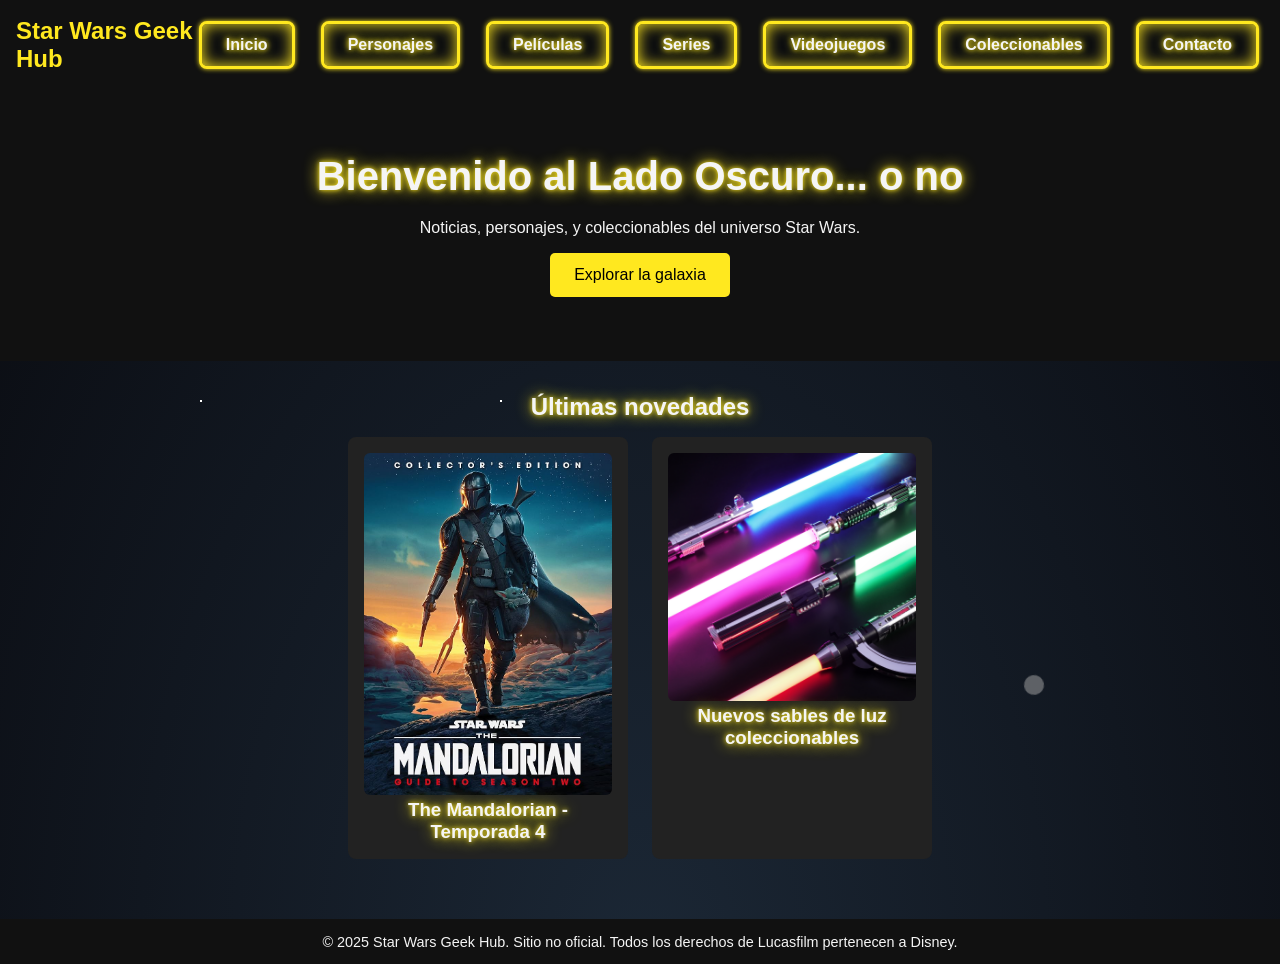
<file: index.html>
<!DOCTYPE html>
<html lang="es">
<head>

<style>
.titulo-vader {
    font-size: 48px;
    color: #ffe81f;
    text-align: center;
    text-shadow: 0 0 10px red, 0 0 20px red, 0 0 30px #ff0000;
    animation: vader-pulse 2s infinite alternate;
}

@keyframes vader-pulse {
    from {
        text-shadow: 0 0 10px red, 0 0 20px red, 0 0 30px #ff0000;
    }
    to {
        text-shadow: 0 0 20px red, 0 0 30px #ff2222, 0 0 40px #ff4444;
    }
}
</style>


<style>
/* Fondo galáctico con estrellas, naves y planetas */
body {
    background-color: #000;
    background-image: radial-gradient(ellipse at bottom, #1b2735 0%, #090a0f 100%);
    color: #fff;
    font-family: Arial, sans-serif;
    margin: 0;
    padding: 0;
    overflow-x: hidden;
}

/* Estrellas fijas */
body::before {
    content: "";
    position: fixed;
    top: 0;
    left: 0;
    width: 2px;
    height: 2px;
    background: transparent;
    box-shadow:
        20px 30px #fff,
        40px 80px #fff,
        70px 160px #fff,
        100px 200px #fff,
        200px 400px #fff,
        300px 100px #fff,
        500px 400px #fff,
        700px 150px #fff,
        900px 300px #fff,
        1100px 250px #fff;
    z-index: -2;
}

/* Naves y planetas simulados con formas */
.nave-xwing, .nave-tie, .planeta {
    position: fixed;
    opacity: 0.5;
    z-index: -1;
}
.nave-xwing {
    width: 30px;
    height: 10px;
    background-color: #ccc;
    top: 15%;
    left: 10%;
    transform: rotate(15deg);
}
.nave-tie {
    width: 20px;
    height: 20px;
    background-color: #aaa;
    border-radius: 50%;
    top: 75%;
    left: 80%;
    transform: rotate(-10deg);
}
.planeta {
    width: 120px;
    height: 120px;
    background: radial-gradient(circle, #444 0%, #222 70%, #000 100%);
    border: 2px solid #666;
    border-radius: 50%;
    top: 50%;
    left: 60%;
}

/* Botones Star Wars épicos */
nav ul li a {
    display: inline-block;
    font-family: Arial, sans-serif;
    color: #ffe81f;
    background-color: #0b0c10;
    padding: 12px 24px;
    margin: 5px;
    border: 3px solid #ffe81f;
    border-radius: 8px;
    text-decoration: none;
    font-weight: bold;
    text-shadow: 0 0 5px #ffe81f, 0 0 10px #ffe81f;
    box-shadow: 0 0 5px #ffe81f, 0 0 15px #ffe81f inset;
    transition: all 0.4s ease;
}
nav ul li a:hover {
    background-color: #ffe81f;
    color: #0b0c10;
    box-shadow: 0 0 15px #ffe81f, 0 0 30px #ffe81f;
    transform: scale(1.1);
}

/* Títulos épicos */
h1, h2, h3 {
    text-shadow: 0 0 5px #ffe81f, 0 0 15px #ffe81f;
    animation: entrada-hiperespacial 2s ease;
}

/* Animación entrada hiperespacial */
@keyframes entrada-hiperespacial {
    from {
        opacity: 0;
        transform: translateX(-100px);
    }
    to {
        opacity: 1;
        transform: translateX(0);
    }
}

/* Menú hamburguesa con sable de luz */
.menu-toggle {
    display: none;
    font-size: 30px;
    background-color: #0b0c10;
    color: #00ffea;
    padding: 10px 20px;
    border: 3px solid #00ffea;
    border-radius: 5px;
    cursor: pointer;
    text-shadow: 0 0 5px #00ffea, 0 0 10px #00ffea;
    box-shadow: 0 0 10px #00ffea, 0 0 20px #00ffea inset;
}
@media screen and (max-width: 600px) {
    .menu-toggle {
        display: block;
    }
    nav ul {
        display: none;
        flex-direction: column;
        background-color: #222;
        border: 2px solid #00ffea;
        box-shadow: 0 0 10px #00ffea inset;
    }
    nav ul.showing {
        display: flex;
    }
    nav ul li {
        margin: 10px 0;
    }
}
</style>













  <meta charset="UTF-8">
  <meta name="viewport" content="width=device-width, initial-scale=1.0">
  <title>Star Wars Geek Hub</title>
  <link rel="stylesheet" href="styles.css">
</head>
<body>

<audio autoplay>
  <source src="[data-uri]" type="audio/mpeg">
</audio>




<div class="nave-xwing"></div>
<div class="nave-tie"></div>
 <header>
<div class="logo">Star Wars Geek Hub</div>
<nav class="navbar">
<ul class="nav-links">
<li><a href="index.html">Inicio</a></li>
<li><a href="personajes.html">Personajes</a></li>
<li><a href="peliculas.html">Películas</a></li>
<li><a href="series.html">Series</a></li>
<li><a href="videojuegos.html">Videojuegos</a></li>
<li><a href="coleccionables.html">Coleccionables</a></li>
<li><a href="contacto.html">Contacto</a></li>
</ul>
</nav>
</header>
  <section class="hero">
    <h1>Bienvenido al Lado Oscuro... o no</h1>
    <p>Noticias, personajes, y coleccionables del universo Star Wars.</p>
    <a href="#" class="btn">Explorar la galaxia</a>
  </section>
  <section class="destacados">
    <h2>Últimas novedades</h2>
    <div class="cards">
      <div class="card">
        <img src="img/mandalorian.jpg" alt="The Mandalorian">
        <h3>The Mandalorian - Temporada 4</h3>
      </div>
      <div class="card">
        <img src="img/lightsaber.jpg" alt="Sable de luz">
        <h3>Nuevos sables de luz coleccionables</h3>
      </div>
    </div>
  </section>
  <footer>
    <p>&copy; 2025 Star Wars Geek Hub. Sitio no oficial. Todos los derechos de Lucasfilm pertenecen a Disney.</p>
  </footer>
</body>
</html>
</file>
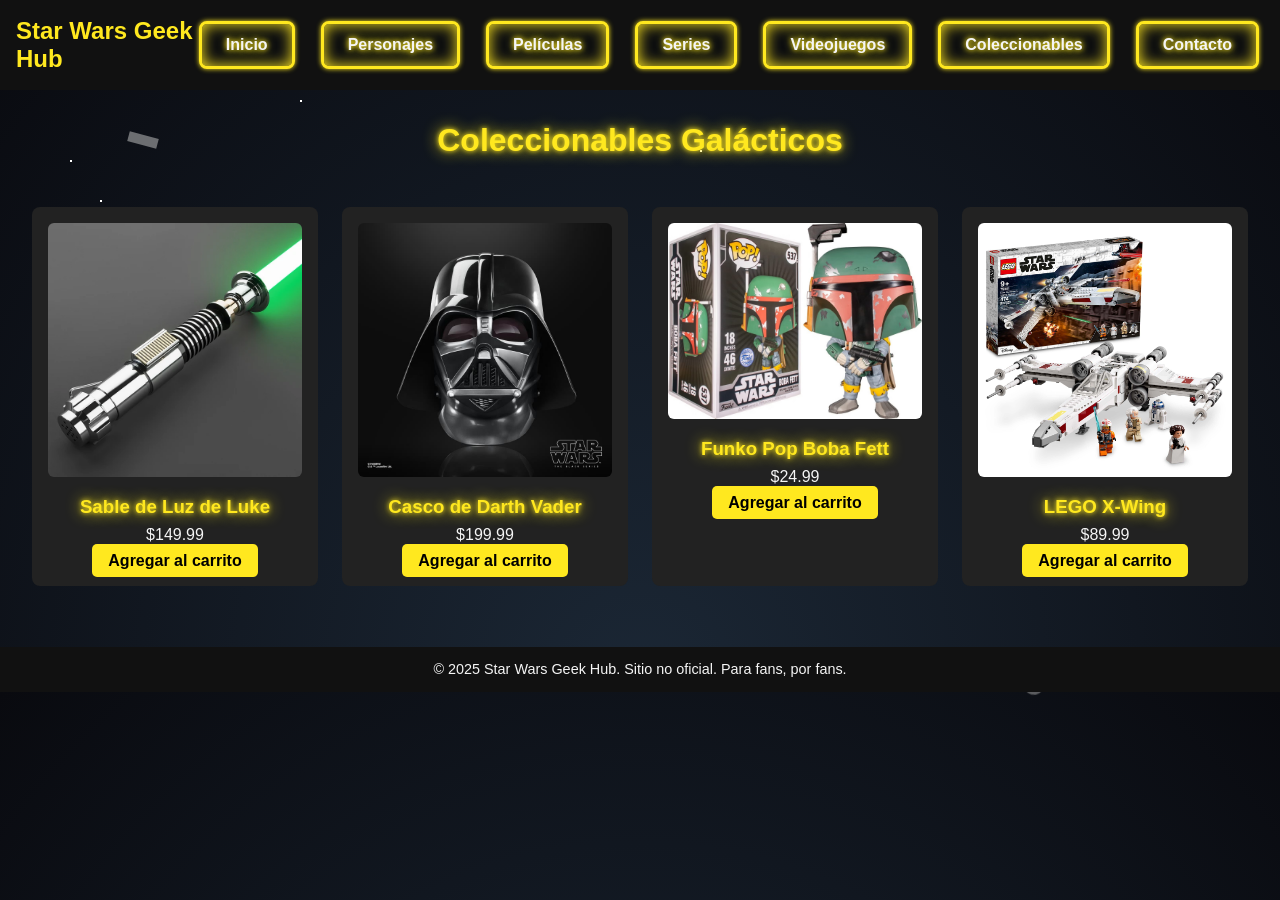
<file: coleccionables.html>
<!DOCTYPE html>
<html lang="es">
<head>

<style>
.titulo-vader {
    font-size: 48px;
    color: #ffe81f;
    text-align: center;
    text-shadow: 0 0 10px red, 0 0 20px red, 0 0 30px #ff0000;
    animation: vader-pulse 2s infinite alternate;
}

@keyframes vader-pulse {
    from {
        text-shadow: 0 0 10px red, 0 0 20px red, 0 0 30px #ff0000;
    }
    to {
        text-shadow: 0 0 20px red, 0 0 30px #ff2222, 0 0 40px #ff4444;
    }
}
</style>


<style>
/* Fondo galáctico con estrellas, naves y planetas */
body {
    background-color: #000;
    background-image: radial-gradient(ellipse at bottom, #1b2735 0%, #090a0f 100%);
    color: #fff;
    font-family: Arial, sans-serif;
    margin: 0;
    padding: 0;
    overflow-x: hidden;
}

/* Estrellas fijas */
body::before {
    content: "";
    position: fixed;
    top: 0;
    left: 0;
    width: 2px;
    height: 2px;
    background: transparent;
    box-shadow:
        20px 30px #fff,
        40px 80px #fff,
        70px 160px #fff,
        100px 200px #fff,
        200px 400px #fff,
        300px 100px #fff,
        500px 400px #fff,
        700px 150px #fff,
        900px 300px #fff,
        1100px 250px #fff;
    z-index: -2;
}

/* Naves y planetas simulados con formas */
.nave-xwing, .nave-tie, .planeta {
    position: fixed;
    opacity: 0.5;
    z-index: -1;
}
.nave-xwing {
    width: 30px;
    height: 10px;
    background-color: #ccc;
    top: 15%;
    left: 10%;
    transform: rotate(15deg);
}
.nave-tie {
    width: 20px;
    height: 20px;
    background-color: #aaa;
    border-radius: 50%;
    top: 75%;
    left: 80%;
    transform: rotate(-10deg);
}
.planeta {
    width: 120px;
    height: 120px;
    background: radial-gradient(circle, #444 0%, #222 70%, #000 100%);
    border: 2px solid #666;
    border-radius: 50%;
    top: 50%;
    left: 60%;
}

/* Botones Star Wars épicos */
nav ul li a {
    display: inline-block;
    font-family: Arial, sans-serif;
    color: #ffe81f;
    background-color: #0b0c10;
    padding: 12px 24px;
    margin: 5px;
    border: 3px solid #ffe81f;
    border-radius: 8px;
    text-decoration: none;
    font-weight: bold;
    text-shadow: 0 0 5px #ffe81f, 0 0 10px #ffe81f;
    box-shadow: 0 0 5px #ffe81f, 0 0 15px #ffe81f inset;
    transition: all 0.4s ease;
}
nav ul li a:hover {
    background-color: #ffe81f;
    color: #0b0c10;
    box-shadow: 0 0 15px #ffe81f, 0 0 30px #ffe81f;
    transform: scale(1.1);
}

/* Títulos épicos */
h1, h2, h3 {
    text-shadow: 0 0 5px #ffe81f, 0 0 15px #ffe81f;
    animation: entrada-hiperespacial 2s ease;
}

/* Animación entrada hiperespacial */
@keyframes entrada-hiperespacial {
    from {
        opacity: 0;
        transform: translateX(-100px);
    }
    to {
        opacity: 1;
        transform: translateX(0);
    }
}

/* Menú hamburguesa con sable de luz */
.menu-toggle {
    display: none;
    font-size: 30px;
    background-color: #0b0c10;
    color: #00ffea;
    padding: 10px 20px;
    border: 3px solid #00ffea;
    border-radius: 5px;
    cursor: pointer;
    text-shadow: 0 0 5px #00ffea, 0 0 10px #00ffea;
    box-shadow: 0 0 10px #00ffea, 0 0 20px #00ffea inset;
}
@media screen and (max-width: 600px) {
    .menu-toggle {
        display: block;
    }
    nav ul {
        display: none;
        flex-direction: column;
        background-color: #222;
        border: 2px solid #00ffea;
        box-shadow: 0 0 10px #00ffea inset;
    }
    nav ul.showing {
        display: flex;
    }
    nav ul li {
        margin: 10px 0;
    }
}
</style>













  <meta charset="UTF-8">
  <meta name="viewport" content="width=device-width, initial-scale=1.0">
  <title>Coleccionables - Star Wars Geek Hub</title>
  <link rel="stylesheet" href="styles.css">
</head>
<body>

<audio autoplay>
  <source src="[data-uri]" type="audio/mpeg">
</audio>




<div class="nave-xwing"></div>
<div class="nave-tie"></div>
  <header>
<div class="logo">Star Wars Geek Hub</div>
<nav class="navbar">
<ul class="nav-links">
<li><a href="index.html">Inicio</a></li>
<li><a href="personajes.html">Personajes</a></li>
<li><a href="peliculas.html">Películas</a></li>
<li><a href="series.html">Series</a></li>
<li><a href="videojuegos.html">Videojuegos</a></li>
<li><a href="coleccionables.html">Coleccionables</a></li>
<li><a href="contacto.html">Contacto</a></li>
</ul>
</nav>
</header>
  <main class="tienda">
    <h1>Coleccionables Galácticos</h1>
    <div class="productos-grid">
      <div class="producto"><img src="img/sable-luz.jpg" alt="Sable de luz de Luke"><h3>Sable de Luz de Luke</h3><p>$149.99</p><a href="#" class="btn">Agregar al carrito</a></div>
      <div class="producto"><img src="img/casco-vader.jpg" alt="Casco de Darth Vader"><h3>Casco de Darth Vader</h3><p>$199.99</p><a href="#" class="btn">Agregar al carrito</a></div>
      <div class="producto"><img src="img/funko-boba.jpg" alt="Funko Pop Boba Fett"><h3>Funko Pop Boba Fett</h3><p>$24.99</p><a href="#" class="btn">Agregar al carrito</a></div>
      <div class="producto"><img src="img/lego-xwing.jpg" alt="LEGO X-Wing"><h3>LEGO X-Wing</h3><p>$89.99</p><a href="#" class="btn">Agregar al carrito</a></div>
    </div>
  </main>
  <footer>
    <p>&copy; 2025 Star Wars Geek Hub. Sitio no oficial. Para fans, por fans.</p>
  </footer>
</body>
</html>
</file>
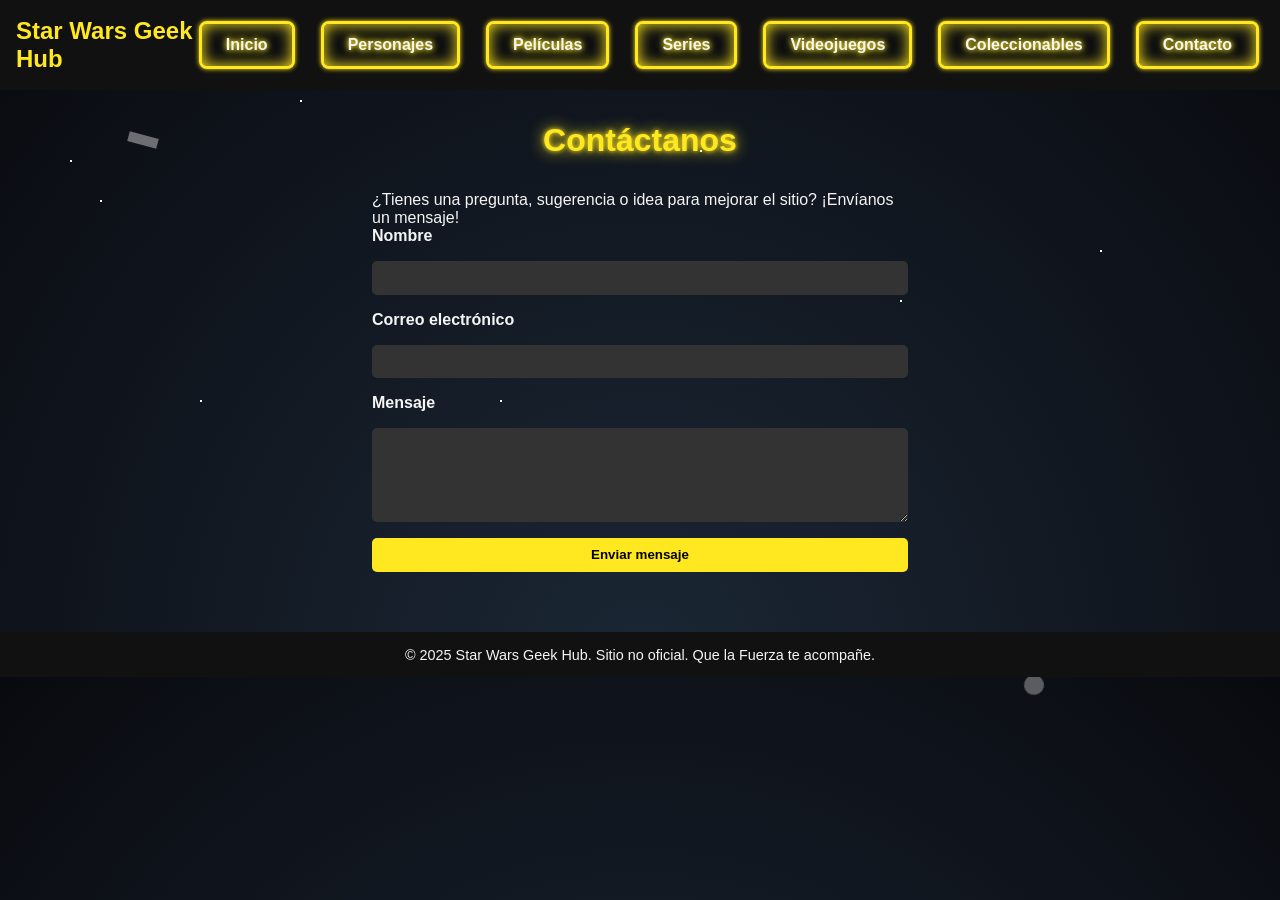
<file: contacto.html>
<!DOCTYPE html>
<html lang="es">
<head>

<style>
.titulo-vader {
    font-size: 48px;
    color: #ffe81f;
    text-align: center;
    text-shadow: 0 0 10px red, 0 0 20px red, 0 0 30px #ff0000;
    animation: vader-pulse 2s infinite alternate;
}

@keyframes vader-pulse {
    from {
        text-shadow: 0 0 10px red, 0 0 20px red, 0 0 30px #ff0000;
    }
    to {
        text-shadow: 0 0 20px red, 0 0 30px #ff2222, 0 0 40px #ff4444;
    }
}
</style>


<style>
/* Fondo galáctico con estrellas, naves y planetas */
body {
    background-color: #000;
    background-image: radial-gradient(ellipse at bottom, #1b2735 0%, #090a0f 100%);
    color: #fff;
    font-family: Arial, sans-serif;
    margin: 0;
    padding: 0;
    overflow-x: hidden;
}

/* Estrellas fijas */
body::before {
    content: "";
    position: fixed;
    top: 0;
    left: 0;
    width: 2px;
    height: 2px;
    background: transparent;
    box-shadow:
        20px 30px #fff,
        40px 80px #fff,
        70px 160px #fff,
        100px 200px #fff,
        200px 400px #fff,
        300px 100px #fff,
        500px 400px #fff,
        700px 150px #fff,
        900px 300px #fff,
        1100px 250px #fff;
    z-index: -2;
}

/* Naves y planetas simulados con formas */
.nave-xwing, .nave-tie, .planeta {
    position: fixed;
    opacity: 0.5;
    z-index: -1;
}
.nave-xwing {
    width: 30px;
    height: 10px;
    background-color: #ccc;
    top: 15%;
    left: 10%;
    transform: rotate(15deg);
}
.nave-tie {
    width: 20px;
    height: 20px;
    background-color: #aaa;
    border-radius: 50%;
    top: 75%;
    left: 80%;
    transform: rotate(-10deg);
}
.planeta {
    width: 120px;
    height: 120px;
    background: radial-gradient(circle, #444 0%, #222 70%, #000 100%);
    border: 2px solid #666;
    border-radius: 50%;
    top: 50%;
    left: 60%;
}

/* Botones Star Wars épicos */
nav ul li a {
    display: inline-block;
    font-family: Arial, sans-serif;
    color: #ffe81f;
    background-color: #0b0c10;
    padding: 12px 24px;
    margin: 5px;
    border: 3px solid #ffe81f;
    border-radius: 8px;
    text-decoration: none;
    font-weight: bold;
    text-shadow: 0 0 5px #ffe81f, 0 0 10px #ffe81f;
    box-shadow: 0 0 5px #ffe81f, 0 0 15px #ffe81f inset;
    transition: all 0.4s ease;
}
nav ul li a:hover {
    background-color: #ffe81f;
    color: #0b0c10;
    box-shadow: 0 0 15px #ffe81f, 0 0 30px #ffe81f;
    transform: scale(1.1);
}

/* Títulos épicos */
h1, h2, h3 {
    text-shadow: 0 0 5px #ffe81f, 0 0 15px #ffe81f;
    animation: entrada-hiperespacial 2s ease;
}

/* Animación entrada hiperespacial */
@keyframes entrada-hiperespacial {
    from {
        opacity: 0;
        transform: translateX(-100px);
    }
    to {
        opacity: 1;
        transform: translateX(0);
    }
}

/* Menú hamburguesa con sable de luz */
.menu-toggle {
    display: none;
    font-size: 30px;
    background-color: #0b0c10;
    color: #00ffea;
    padding: 10px 20px;
    border: 3px solid #00ffea;
    border-radius: 5px;
    cursor: pointer;
    text-shadow: 0 0 5px #00ffea, 0 0 10px #00ffea;
    box-shadow: 0 0 10px #00ffea, 0 0 20px #00ffea inset;
}
@media screen and (max-width: 600px) {
    .menu-toggle {
        display: block;
    }
    nav ul {
        display: none;
        flex-direction: column;
        background-color: #222;
        border: 2px solid #00ffea;
        box-shadow: 0 0 10px #00ffea inset;
    }
    nav ul.showing {
        display: flex;
    }
    nav ul li {
        margin: 10px 0;
    }
}
</style>













  <meta charset="UTF-8">
  <meta name="viewport" content="width=device-width, initial-scale=1.0">
  <title>Contacto - Star Wars Geek Hub</title>
  <link rel="stylesheet" href="styles.css">
</head>
<body>

<audio autoplay>
  <source src="[data-uri]" type="audio/mpeg">
</audio>




<div class="nave-xwing"></div>
<div class="nave-tie"></div>
  <header>
<div class="logo">Star Wars Geek Hub</div>
<nav class="navbar">
<ul class="nav-links">
<li><a href="index.html">Inicio</a></li>
<li><a href="personajes.html">Personajes</a></li>
<li><a href="peliculas.html">Películas</a></li>
<li><a href="series.html">Series</a></li>
<li><a href="videojuegos.html">Videojuegos</a></li>
<li><a href="coleccionables.html">Coleccionables</a></li>
<li><a href="contacto.html">Contacto</a></li>
</ul>
</nav>
</header>
  <main class="contacto">
    <h1>Contáctanos</h1>
    <p>¿Tienes una pregunta, sugerencia o idea para mejorar el sitio? ¡Envíanos un mensaje!</p>
    <form class="formulario-contacto" action="#" method="POST">
      <label for="nombre">Nombre</label>
      <input type="text" id="nombre" name="nombre" required>
      <label for="correo">Correo electrónico</label>
      <input type="email" id="correo" name="correo" required>
      <label for="mensaje">Mensaje</label>
      <textarea id="mensaje" name="mensaje" rows="5" required></textarea>
      <button type="submit" class="btn">Enviar mensaje</button>
    </form>
  </main>
  <footer>
    <p>&copy; 2025 Star Wars Geek Hub. Sitio no oficial. Que la Fuerza te acompañe.</p>
  </footer>
</body>
</html>
</file>
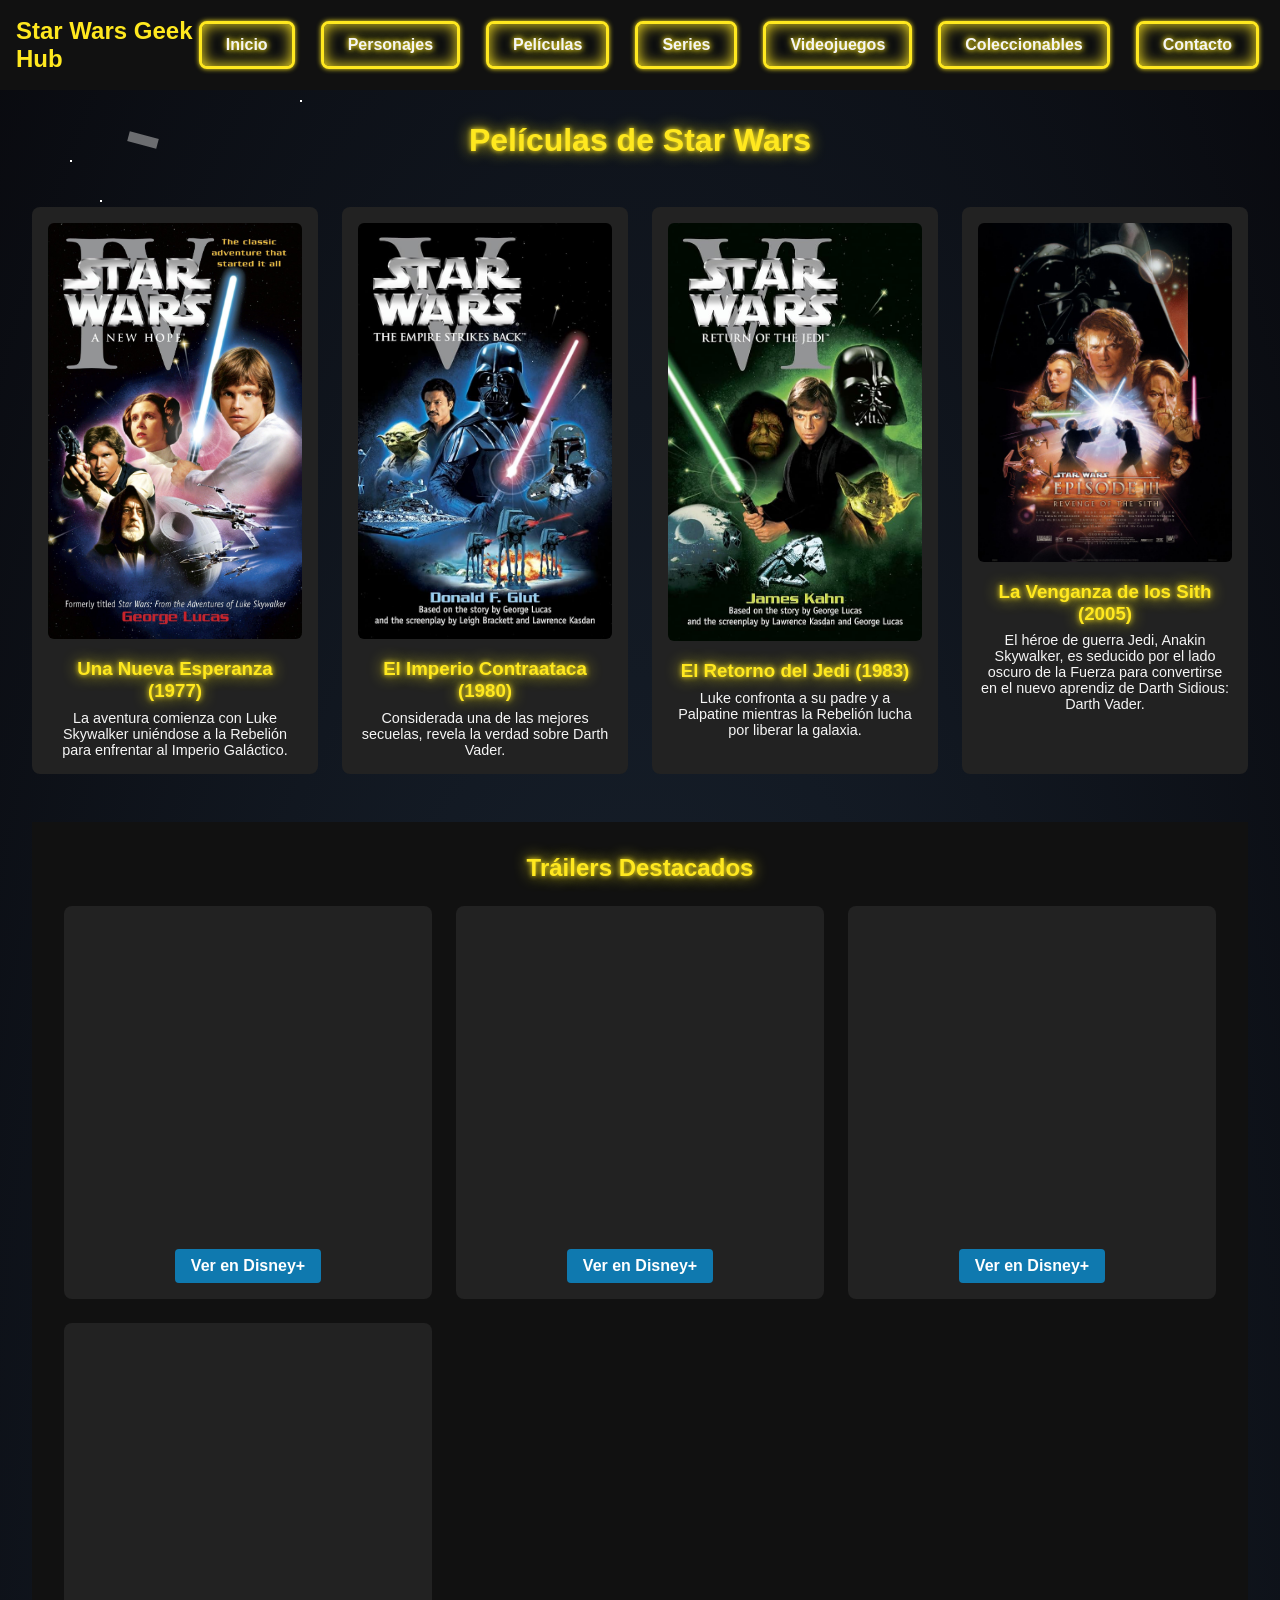
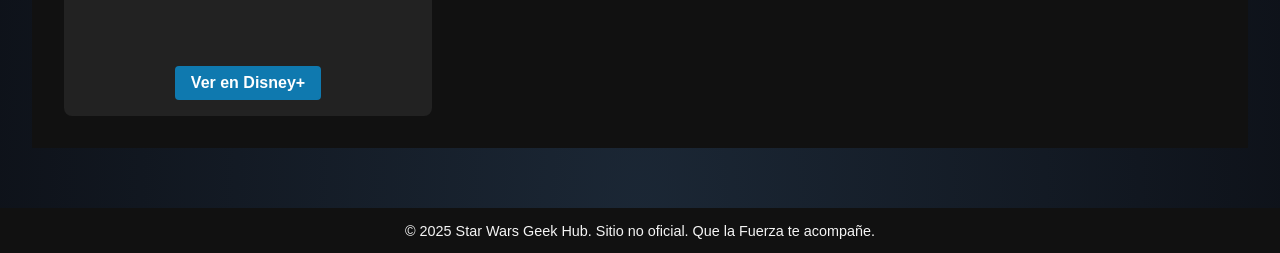
<file: peliculas.html>
<!DOCTYPE html>
<html lang="es">
<head>

<style>
.titulo-vader {
    font-size: 48px;
    color: #ffe81f;
    text-align: center;
    text-shadow: 0 0 10px red, 0 0 20px red, 0 0 30px #ff0000;
    animation: vader-pulse 2s infinite alternate;
}

@keyframes vader-pulse {
    from {
        text-shadow: 0 0 10px red, 0 0 20px red, 0 0 30px #ff0000;
    }
    to {
        text-shadow: 0 0 20px red, 0 0 30px #ff2222, 0 0 40px #ff4444;
    }
}
</style>


<style>
/* Fondo galáctico con estrellas, naves y planetas */
body {
    background-color: #000;
    background-image: radial-gradient(ellipse at bottom, #1b2735 0%, #090a0f 100%);
    color: #fff;
    font-family: Arial, sans-serif;
    margin: 0;
    padding: 0;
    overflow-x: hidden;
}

/* Estrellas fijas */
body::before {
    content: "";
    position: fixed;
    top: 0;
    left: 0;
    width: 2px;
    height: 2px;
    background: transparent;
    box-shadow:
        20px 30px #fff,
        40px 80px #fff,
        70px 160px #fff,
        100px 200px #fff,
        200px 400px #fff,
        300px 100px #fff,
        500px 400px #fff,
        700px 150px #fff,
        900px 300px #fff,
        1100px 250px #fff;
    z-index: -2;
}

/* Naves y planetas simulados con formas */
.nave-xwing, .nave-tie, .planeta {
    position: fixed;
    opacity: 0.5;
    z-index: -1;
}
.nave-xwing {
    width: 30px;
    height: 10px;
    background-color: #ccc;
    top: 15%;
    left: 10%;
    transform: rotate(15deg);
}
.nave-tie {
    width: 20px;
    height: 20px;
    background-color: #aaa;
    border-radius: 50%;
    top: 75%;
    left: 80%;
    transform: rotate(-10deg);
}
.planeta {
    width: 120px;
    height: 120px;
    background: radial-gradient(circle, #444 0%, #222 70%, #000 100%);
    border: 2px solid #666;
    border-radius: 50%;
    top: 50%;
    left: 60%;
}

/* Botones Star Wars épicos */
nav ul li a {
    display: inline-block;
    font-family: Arial, sans-serif;
    color: #ffe81f;
    background-color: #0b0c10;
    padding: 12px 24px;
    margin: 5px;
    border: 3px solid #ffe81f;
    border-radius: 8px;
    text-decoration: none;
    font-weight: bold;
    text-shadow: 0 0 5px #ffe81f, 0 0 10px #ffe81f;
    box-shadow: 0 0 5px #ffe81f, 0 0 15px #ffe81f inset;
    transition: all 0.4s ease;
}
nav ul li a:hover {
    background-color: #ffe81f;
    color: #0b0c10;
    box-shadow: 0 0 15px #ffe81f, 0 0 30px #ffe81f;
    transform: scale(1.1);
}

/* Títulos épicos */
h1, h2, h3 {
    text-shadow: 0 0 5px #ffe81f, 0 0 15px #ffe81f;
    animation: entrada-hiperespacial 2s ease;
}

/* Animación entrada hiperespacial */
@keyframes entrada-hiperespacial {
    from {
        opacity: 0;
        transform: translateX(-100px);
    }
    to {
        opacity: 1;
        transform: translateX(0);
    }
}

/* Menú hamburguesa con sable de luz */
.menu-toggle {
    display: none;
    font-size: 30px;
    background-color: #0b0c10;
    color: #00ffea;
    padding: 10px 20px;
    border: 3px solid #00ffea;
    border-radius: 5px;
    cursor: pointer;
    text-shadow: 0 0 5px #00ffea, 0 0 10px #00ffea;
    box-shadow: 0 0 10px #00ffea, 0 0 20px #00ffea inset;
}
@media screen and (max-width: 600px) {
    .menu-toggle {
        display: block;
    }
    nav ul {
        display: none;
        flex-direction: column;
        background-color: #222;
        border: 2px solid #00ffea;
        box-shadow: 0 0 10px #00ffea inset;
    }
    nav ul.showing {
        display: flex;
    }
    nav ul li {
        margin: 10px 0;
    }
}
</style>













  <meta charset="UTF-8" />
  <meta name="viewport" content="width=device-width, initial-scale=1.0"/>
  <title>Películas - Star Wars Geek Hub</title>
  <link rel="stylesheet" href="styles.css" />
</head>
<body>

<audio autoplay>
  <source src="[data-uri]" type="audio/mpeg">
</audio>




<div class="nave-xwing"></div>
<div class="nave-tie"></div>
  <header>
<div class="logo">Star Wars Geek Hub</div>
<nav class="navbar">
<ul class="nav-links">
<li><a href="index.html">Inicio</a></li>
<li><a href="personajes.html">Personajes</a></li>
<li><a href="peliculas.html">Películas</a></li>
<li><a href="series.html">Series</a></li>
<li><a href="videojuegos.html">Videojuegos</a></li>
<li><a href="coleccionables.html">Coleccionables</a></li>
<li><a href="contacto.html">Contacto</a></li>
</ul>
</nav>
</header>

  <main class="peliculas">
    <h1>Películas de Star Wars</h1>
    <div class="peliculas-grid">
      <div class="pelicula">
        <img src="img/ep4.jpg" alt="Episodio IV">
        <h3>Una Nueva Esperanza (1977)</h3>
        <p>La aventura comienza con Luke Skywalker uniéndose a la Rebelión para enfrentar al Imperio Galáctico.</p>
      </div>
      <div class="pelicula">
        <img src="img/ep5.jpg" alt="Episodio V">
        <h3>El Imperio Contraataca (1980)</h3>
        <p>Considerada una de las mejores secuelas, revela la verdad sobre Darth Vader.</p>
      </div>
      <div class="pelicula">
        <img src="img/ep6.jpg" alt="Episodio VI">
        <h3>El Retorno del Jedi (1983)</h3>
        <p>Luke confronta a su padre y a Palpatine mientras la Rebelión lucha por liberar la galaxia.</p>
      </div>
      <div class="pelicula">
        <img src="img/ep3.jpg" alt="Episodio III">
        <h3>La Venganza de los Sith (2005)</h3>
        <p>El héroe de guerra Jedi, Anakin Skywalker, es seducido por el lado oscuro de la Fuerza para convertirse en el nuevo aprendiz de Darth Sidious: Darth Vader.</p>
      </div>
    </div>
  
<section class="trailers">
  <h2>Tráilers Destacados</h2>
  <div class="trailers-grid">
    <div class="trailer-item">
      <iframe width="100%" height="315" src="https://www.youtube.com/embed/vZ734NWnAHA" title="Trailer Ep4" frameborder="0" allowfullscreen></iframe>
      <a href="https://www.disneyplus.com/es-419/movies/star-wars-una-nueva-esperanza/3SabzSLSOZ2m" target="_blank" class="disney-link">Ver en Disney+</a>
    </div>
    <div class="trailer-item">
      <iframe width="100%" height="315" src="https://www.youtube.com/embed/JNwNXF9Y6kY" title="Trailer Ep5" frameborder="0" allowfullscreen></iframe>
      <a href="https://www.disneyplus.com/es-419/movies/star-wars-el-imperio-contraataca/13W6Sfv6SkVx" target="_blank" class="disney-link">Ver en Disney+</a>
    </div>
    <div class="trailer-item">
      <iframe width="100%" height="315" src="https://www.youtube.com/embed/7L8p7_SLzvU" title="Trailer Ep6" frameborder="0" allowfullscreen></iframe>
      <a href="https://www.disneyplus.com/es-419/movies/star-wars-el-retorno-del-jedi/1kGMHu3GQmGU" target="_blank" class="disney-link">Ver en Disney+</a>
    </div>
    <div class="trailer-item">
      <iframe width="100%" height="315" src="https://www.youtube.com/embed/LH8mp2uwSGo" title="Trailer Ep3" frameborder="0" allowfullscreen></iframe>
      <a href="https://www.disneyplus.com/browse/entity-eb1e2c5f-69bf-4240-a61f-7ffc4e0311b3" target="_blank" class="disney-link">Ver en Disney+</a>
    </div>
  </div>
</section>

</main>

  <footer>
    <p>&copy; 2025 Star Wars Geek Hub. Sitio no oficial. Que la Fuerza te acompañe.</p>
  </footer>
</body>
</html>
</file>
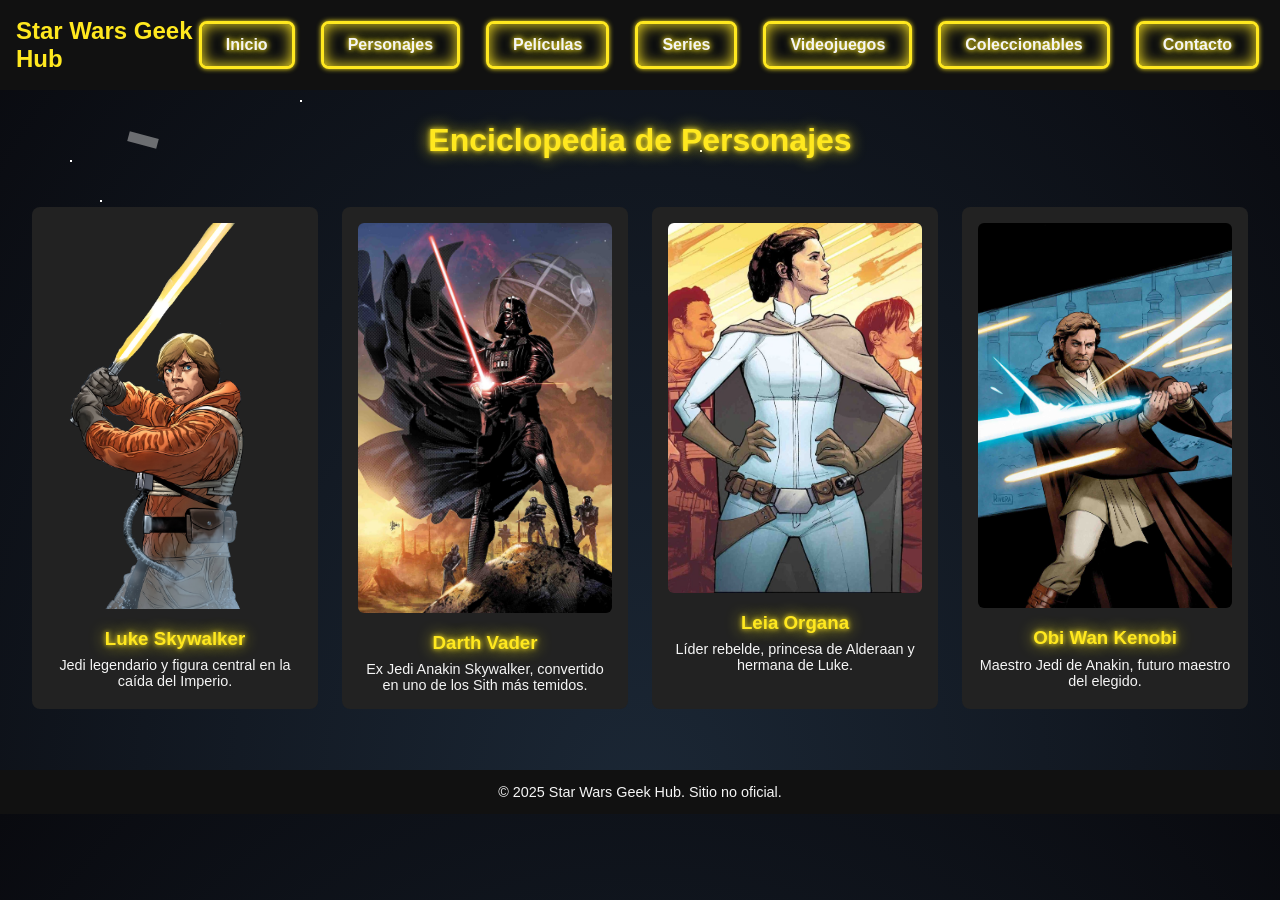
<file: personajes.html>
<!DOCTYPE html>
<html lang="es">
<head>

<style>
.titulo-vader {
    font-size: 48px;
    color: #ffe81f;
    text-align: center;
    text-shadow: 0 0 10px red, 0 0 20px red, 0 0 30px #ff0000;
    animation: vader-pulse 2s infinite alternate;
}

@keyframes vader-pulse {
    from {
        text-shadow: 0 0 10px red, 0 0 20px red, 0 0 30px #ff0000;
    }
    to {
        text-shadow: 0 0 20px red, 0 0 30px #ff2222, 0 0 40px #ff4444;
    }
}
</style>


<style>
/* Fondo galáctico con estrellas, naves y planetas */
body {
    background-color: #000;
    background-image: radial-gradient(ellipse at bottom, #1b2735 0%, #090a0f 100%);
    color: #fff;
    font-family: Arial, sans-serif;
    margin: 0;
    padding: 0;
    overflow-x: hidden;
}

/* Estrellas fijas */
body::before {
    content: "";
    position: fixed;
    top: 0;
    left: 0;
    width: 2px;
    height: 2px;
    background: transparent;
    box-shadow:
        20px 30px #fff,
        40px 80px #fff,
        70px 160px #fff,
        100px 200px #fff,
        200px 400px #fff,
        300px 100px #fff,
        500px 400px #fff,
        700px 150px #fff,
        900px 300px #fff,
        1100px 250px #fff;
    z-index: -2;
}

/* Naves y planetas simulados con formas */
.nave-xwing, .nave-tie, .planeta {
    position: fixed;
    opacity: 0.5;
    z-index: -1;
}
.nave-xwing {
    width: 30px;
    height: 10px;
    background-color: #ccc;
    top: 15%;
    left: 10%;
    transform: rotate(15deg);
}
.nave-tie {
    width: 20px;
    height: 20px;
    background-color: #aaa;
    border-radius: 50%;
    top: 75%;
    left: 80%;
    transform: rotate(-10deg);
}
.planeta {
    width: 120px;
    height: 120px;
    background: radial-gradient(circle, #444 0%, #222 70%, #000 100%);
    border: 2px solid #666;
    border-radius: 50%;
    top: 50%;
    left: 60%;
}

/* Botones Star Wars épicos */
nav ul li a {
    display: inline-block;
    font-family: Arial, sans-serif;
    color: #ffe81f;
    background-color: #0b0c10;
    padding: 12px 24px;
    margin: 5px;
    border: 3px solid #ffe81f;
    border-radius: 8px;
    text-decoration: none;
    font-weight: bold;
    text-shadow: 0 0 5px #ffe81f, 0 0 10px #ffe81f;
    box-shadow: 0 0 5px #ffe81f, 0 0 15px #ffe81f inset;
    transition: all 0.4s ease;
}
nav ul li a:hover {
    background-color: #ffe81f;
    color: #0b0c10;
    box-shadow: 0 0 15px #ffe81f, 0 0 30px #ffe81f;
    transform: scale(1.1);
}

/* Títulos épicos */
h1, h2, h3 {
    text-shadow: 0 0 5px #ffe81f, 0 0 15px #ffe81f;
    animation: entrada-hiperespacial 2s ease;
}

/* Animación entrada hiperespacial */
@keyframes entrada-hiperespacial {
    from {
        opacity: 0;
        transform: translateX(-100px);
    }
    to {
        opacity: 1;
        transform: translateX(0);
    }
}

/* Menú hamburguesa con sable de luz */
.menu-toggle {
    display: none;
    font-size: 30px;
    background-color: #0b0c10;
    color: #00ffea;
    padding: 10px 20px;
    border: 3px solid #00ffea;
    border-radius: 5px;
    cursor: pointer;
    text-shadow: 0 0 5px #00ffea, 0 0 10px #00ffea;
    box-shadow: 0 0 10px #00ffea, 0 0 20px #00ffea inset;
}
@media screen and (max-width: 600px) {
    .menu-toggle {
        display: block;
    }
    nav ul {
        display: none;
        flex-direction: column;
        background-color: #222;
        border: 2px solid #00ffea;
        box-shadow: 0 0 10px #00ffea inset;
    }
    nav ul.showing {
        display: flex;
    }
    nav ul li {
        margin: 10px 0;
    }
}
</style>













  <meta charset="UTF-8">
  <meta name="viewport" content="width=device-width, initial-scale=1.0">
  <title>Personajes - Star Wars Geek Hub</title>
  <link rel="stylesheet" href="styles.css">
</head>
<body>

<audio autoplay>
  <source src="[data-uri]" type="audio/mpeg">
</audio>




<div class="nave-xwing"></div>
<div class="nave-tie"></div>
  <header>
<div class="logo">Star Wars Geek Hub</div>
<nav class="navbar">
<ul class="nav-links">
<li><a href="index.html">Inicio</a></li>
<li><a href="personajes.html">Personajes</a></li>
<li><a href="peliculas.html">Películas</a></li>
<li><a href="series.html">Series</a></li>
<li><a href="videojuegos.html">Videojuegos</a></li>
<li><a href="coleccionables.html">Coleccionables</a></li>
<li><a href="contacto.html">Contacto</a></li>
</ul>
</nav>
</header>
  <main class="galeria">
    <h1>Enciclopedia de Personajes</h1>
    <div class="personajes-grid">
      <div class="ficha"><img src="img/luke.jpg" alt="Luke Skywalker"><h3>Luke Skywalker</h3><p>Jedi legendario y figura central en la caída del Imperio.</p></div>
      <div class="ficha"><img src="img/vader.jpg" alt="Darth Vader"><h3>Darth Vader</h3><p>Ex Jedi Anakin Skywalker, convertido en uno de los Sith más temidos.</p></div>
      <div class="ficha"><img src="img/leia.jpg" alt="Leia Organa"><h3>Leia Organa</h3><p>Líder rebelde, princesa de Alderaan y hermana de Luke.</p></div>
      <div class="ficha"><img src="img/obi.jpg" alt="Obi Wan Kenobi"><h3>Obi Wan Kenobi</h3><p>Maestro Jedi de Anakin, futuro maestro del elegido.</p></div>
    </div>
  </main>
  <footer>
    <p>&copy; 2025 Star Wars Geek Hub. Sitio no oficial.</p>
  </footer>
</body>
</html>
</file>
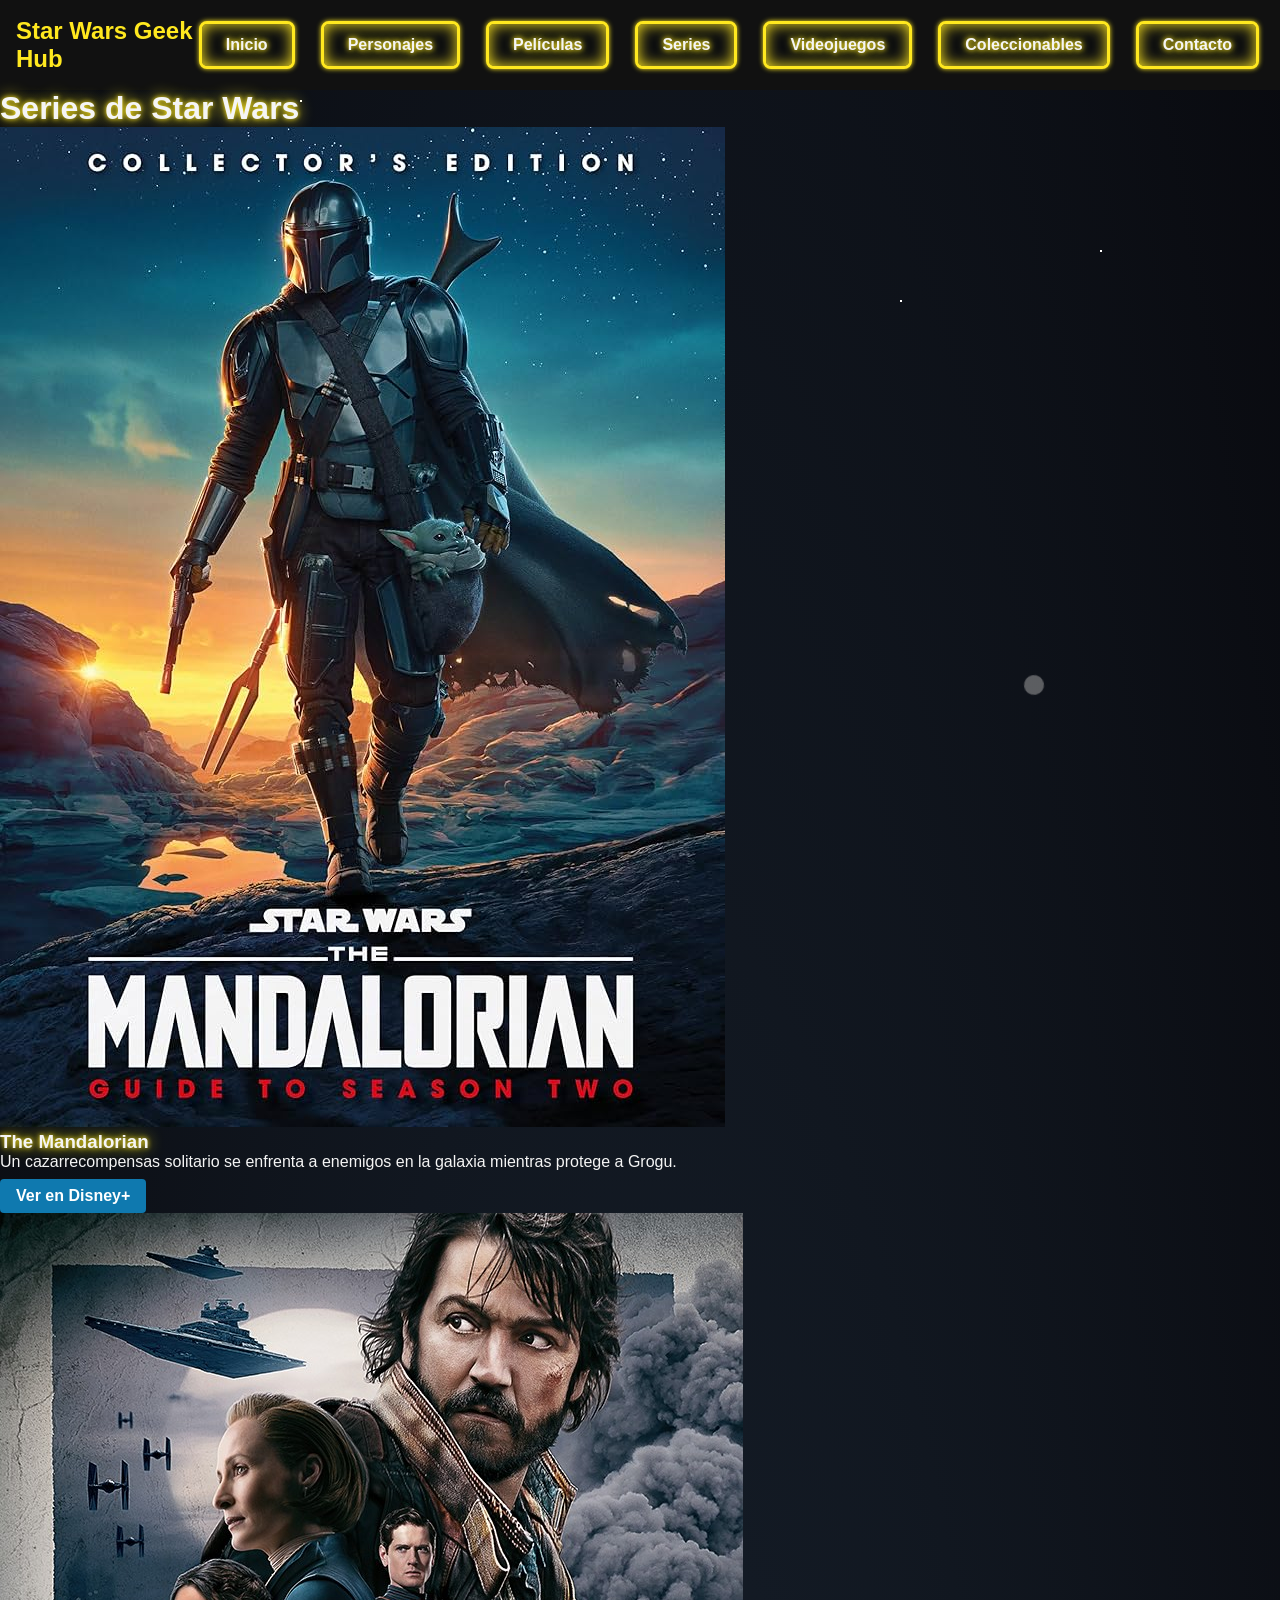
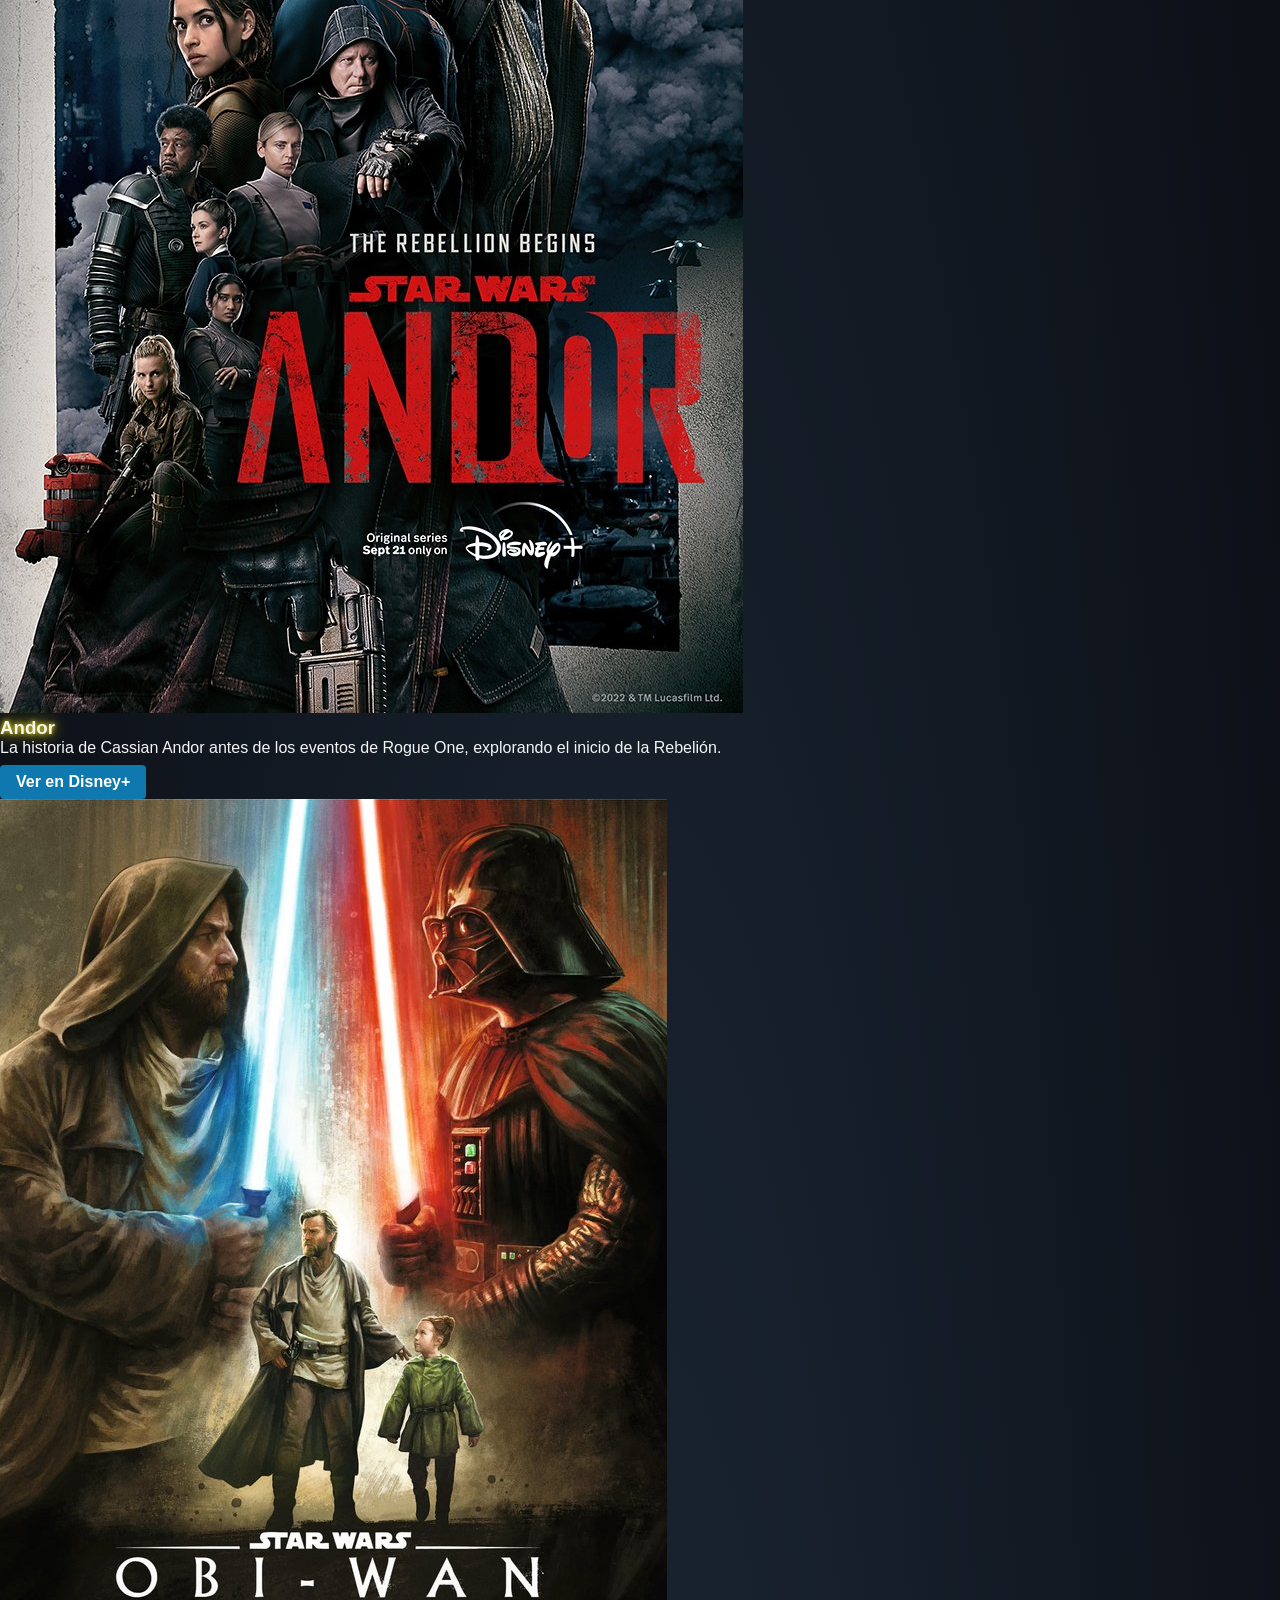
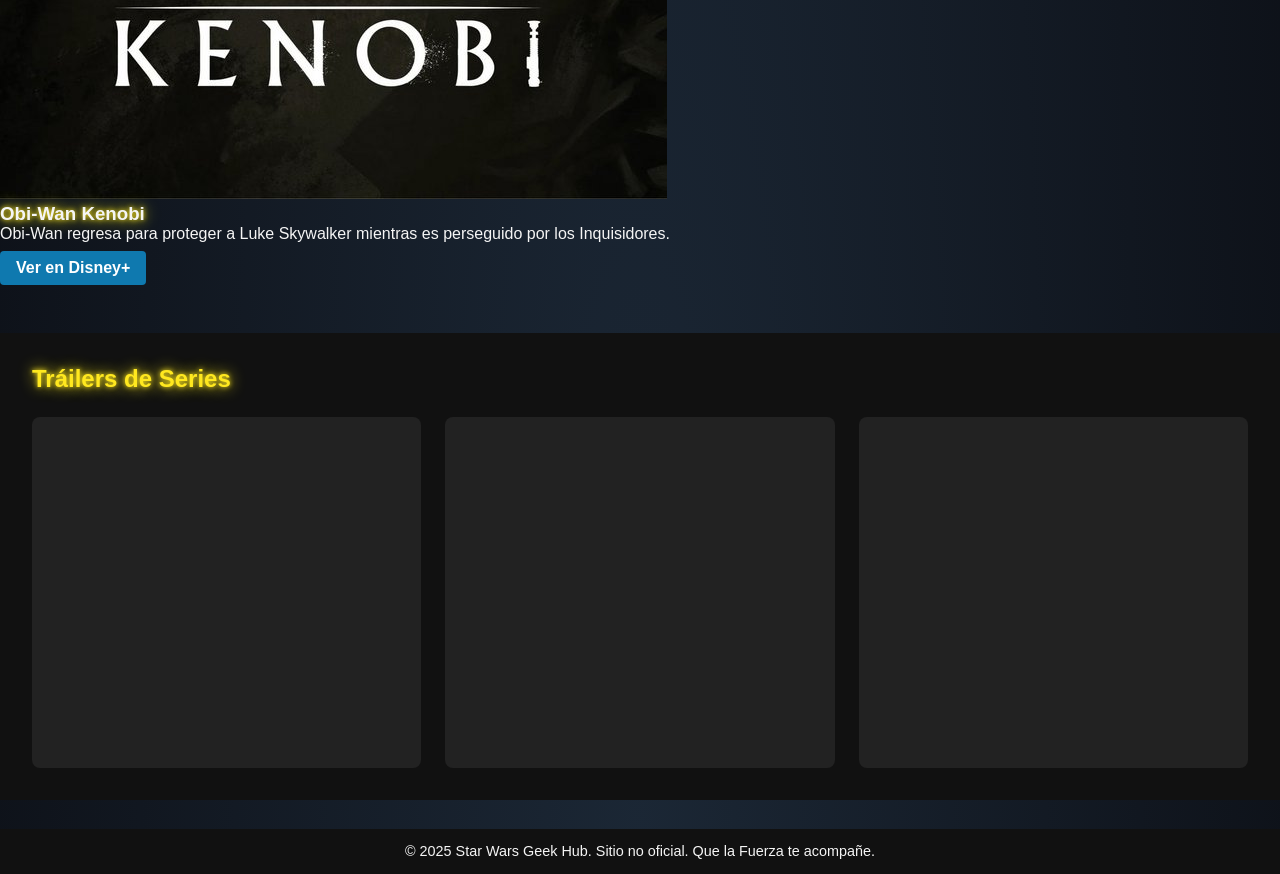
<file: series.html>
<!DOCTYPE html>
<html lang="es">
<head>

<style>
.titulo-vader {
    font-size: 48px;
    color: #ffe81f;
    text-align: center;
    text-shadow: 0 0 10px red, 0 0 20px red, 0 0 30px #ff0000;
    animation: vader-pulse 2s infinite alternate;
}

@keyframes vader-pulse {
    from {
        text-shadow: 0 0 10px red, 0 0 20px red, 0 0 30px #ff0000;
    }
    to {
        text-shadow: 0 0 20px red, 0 0 30px #ff2222, 0 0 40px #ff4444;
    }
}
</style>


<style>
/* Fondo galáctico con estrellas, naves y planetas */
body {
    background-color: #000;
    background-image: radial-gradient(ellipse at bottom, #1b2735 0%, #090a0f 100%);
    color: #fff;
    font-family: Arial, sans-serif;
    margin: 0;
    padding: 0;
    overflow-x: hidden;
}

/* Estrellas fijas */
body::before {
    content: "";
    position: fixed;
    top: 0;
    left: 0;
    width: 2px;
    height: 2px;
    background: transparent;
    box-shadow:
        20px 30px #fff,
        40px 80px #fff,
        70px 160px #fff,
        100px 200px #fff,
        200px 400px #fff,
        300px 100px #fff,
        500px 400px #fff,
        700px 150px #fff,
        900px 300px #fff,
        1100px 250px #fff;
    z-index: -2;
}

/* Naves y planetas simulados con formas */
.nave-xwing, .nave-tie, .planeta {
    position: fixed;
    opacity: 0.5;
    z-index: -1;
}
.nave-xwing {
    width: 30px;
    height: 10px;
    background-color: #ccc;
    top: 15%;
    left: 10%;
    transform: rotate(15deg);
}
.nave-tie {
    width: 20px;
    height: 20px;
    background-color: #aaa;
    border-radius: 50%;
    top: 75%;
    left: 80%;
    transform: rotate(-10deg);
}
.planeta {
    width: 120px;
    height: 120px;
    background: radial-gradient(circle, #444 0%, #222 70%, #000 100%);
    border: 2px solid #666;
    border-radius: 50%;
    top: 50%;
    left: 60%;
}

/* Botones Star Wars épicos */
nav ul li a {
    display: inline-block;
    font-family: Arial, sans-serif;
    color: #ffe81f;
    background-color: #0b0c10;
    padding: 12px 24px;
    margin: 5px;
    border: 3px solid #ffe81f;
    border-radius: 8px;
    text-decoration: none;
    font-weight: bold;
    text-shadow: 0 0 5px #ffe81f, 0 0 10px #ffe81f;
    box-shadow: 0 0 5px #ffe81f, 0 0 15px #ffe81f inset;
    transition: all 0.4s ease;
}
nav ul li a:hover {
    background-color: #ffe81f;
    color: #0b0c10;
    box-shadow: 0 0 15px #ffe81f, 0 0 30px #ffe81f;
    transform: scale(1.1);
}

/* Títulos épicos */
h1, h2, h3 {
    text-shadow: 0 0 5px #ffe81f, 0 0 15px #ffe81f;
    animation: entrada-hiperespacial 2s ease;
}

/* Animación entrada hiperespacial */
@keyframes entrada-hiperespacial {
    from {
        opacity: 0;
        transform: translateX(-100px);
    }
    to {
        opacity: 1;
        transform: translateX(0);
    }
}

/* Menú hamburguesa con sable de luz */
.menu-toggle {
    display: none;
    font-size: 30px;
    background-color: #0b0c10;
    color: #00ffea;
    padding: 10px 20px;
    border: 3px solid #00ffea;
    border-radius: 5px;
    cursor: pointer;
    text-shadow: 0 0 5px #00ffea, 0 0 10px #00ffea;
    box-shadow: 0 0 10px #00ffea, 0 0 20px #00ffea inset;
}
@media screen and (max-width: 600px) {
    .menu-toggle {
        display: block;
    }
    nav ul {
        display: none;
        flex-direction: column;
        background-color: #222;
        border: 2px solid #00ffea;
        box-shadow: 0 0 10px #00ffea inset;
    }
    nav ul.showing {
        display: flex;
    }
    nav ul li {
        margin: 10px 0;
    }
}
</style>













  <meta charset="UTF-8" />
  <meta name="viewport" content="width=device-width, initial-scale=1.0"/>
  <title>Series - Star Wars Geek Hub</title>
  <link rel="stylesheet" href="styles.css" />
</head>
<body>

<audio autoplay>
  <source src="[data-uri]" type="audio/mpeg">
</audio>




<div class="nave-xwing"></div>
<div class="nave-tie"></div>
  <header>
<div class="logo">Star Wars Geek Hub</div>
<nav class="navbar">
<ul class="nav-links">
<li><a href="index.html">Inicio</a></li>
<li><a href="personajes.html">Personajes</a></li>
<li><a href="peliculas.html">Películas</a></li>
<li><a href="series.html">Series</a></li>
<li><a href="videojuegos.html">Videojuegos</a></li>
<li><a href="coleccionables.html">Coleccionables</a></li>
<li><a href="contacto.html">Contacto</a></li>
</ul>
</nav>
</header>

  <main class="series">
    <h1>Series de Star Wars</h1>
    <div class="series-grid">
      <div class="serie">
        <img src="img/mandalorian.jpg" alt="The Mandalorian">
        <h3>The Mandalorian</h3>
        <p>Un cazarrecompensas solitario se enfrenta a enemigos en la galaxia mientras protege a Grogu.</p>
        <a href="https://www.disneyplus.com/es-419/series/the-mandalorian/3jLIGMDYINqD" target="_blank" class="disney-link">Ver en Disney+</a>
      </div>
      <div class="serie">
        <img src="img/andor.jpg" alt="Andor">
        <h3>Andor</h3>
        <p>La historia de Cassian Andor antes de los eventos de Rogue One, explorando el inicio de la Rebelión.</p>
        <a href="https://www.disneyplus.com/es-419/series/andor/3xsQKWG00GL5" target="_blank" class="disney-link">Ver en Disney+</a>
      </div>
      <div class="serie">
        <img src="img/kenobi.jpg" alt="Obi-Wan Kenobi">
        <h3>Obi-Wan Kenobi</h3>
        <p>Obi-Wan regresa para proteger a Luke Skywalker mientras es perseguido por los Inquisidores.</p>
        <a href="https://www.disneyplus.com/es-419/series/obi-wan-kenobi/7gci8CG3Y1ZV" target="_blank" class="disney-link">Ver en Disney+</a>
      </div>
    </div>

    <section class="trailers">
      <h2>Tráilers de Series</h2>
      <div class="trailers-grid">
        <div class="trailer-item">
          <iframe width="100%" height="315" src="https://www.youtube.com/embed/duN-KQgOjYs" title="Trailer Andor" frameborder="0" allowfullscreen></iframe>
        </div>
        <div class="trailer-item">
          <iframe width="100%" height="315" src="https://www.youtube.com/embed/3Yh_6_zItPU" title="Trailer Kenobi" frameborder="0" allowfullscreen></iframe>
        </div>
        <div class="trailer-item">
          <iframe width="100%" height="315" src="https://www.youtube.com/embed/aOC8E8z_ifw" title="Trailer The Mandalorian" frameborder="0" allowfullscreen></iframe>
        </div>
      </div>
    </section>
  </main>

  <footer>
    <p>&copy; 2025 Star Wars Geek Hub. Sitio no oficial. Que la Fuerza te acompañe.</p>
  </footer>
</body>
</html>
</file>
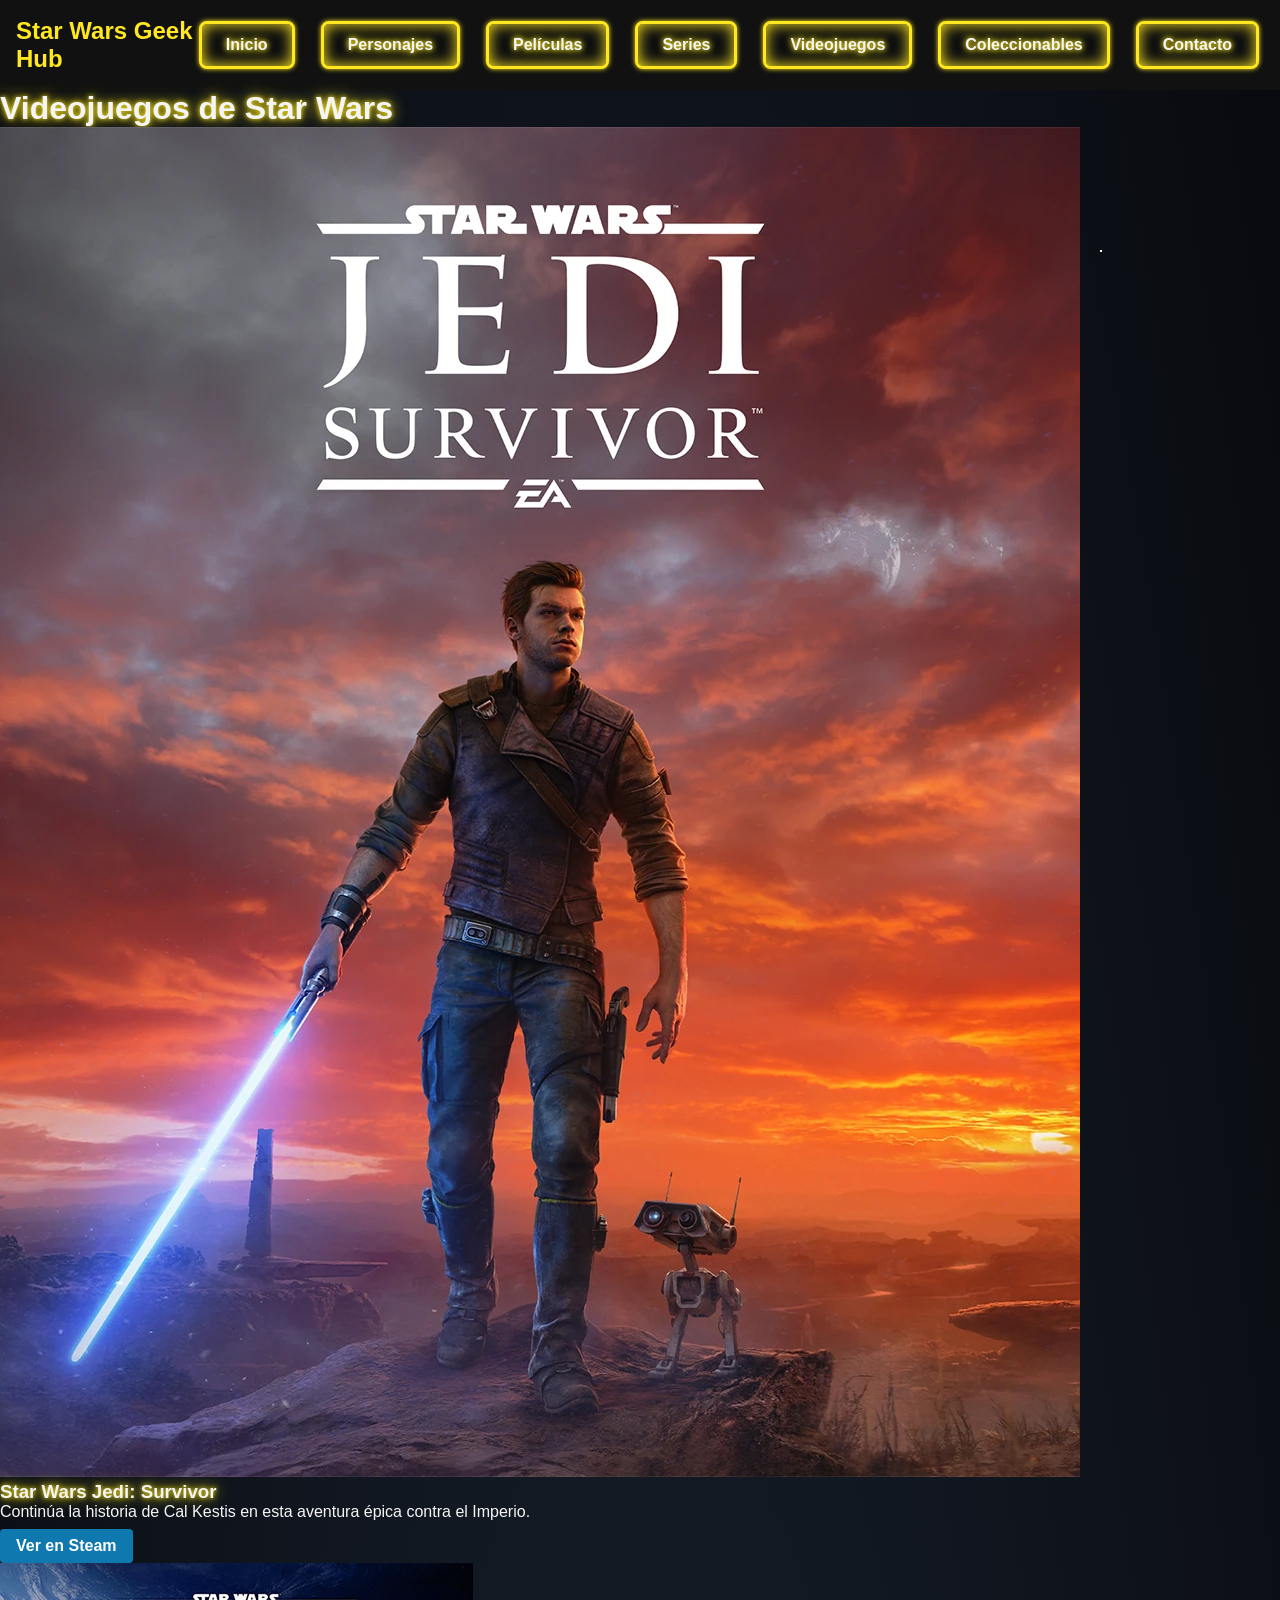
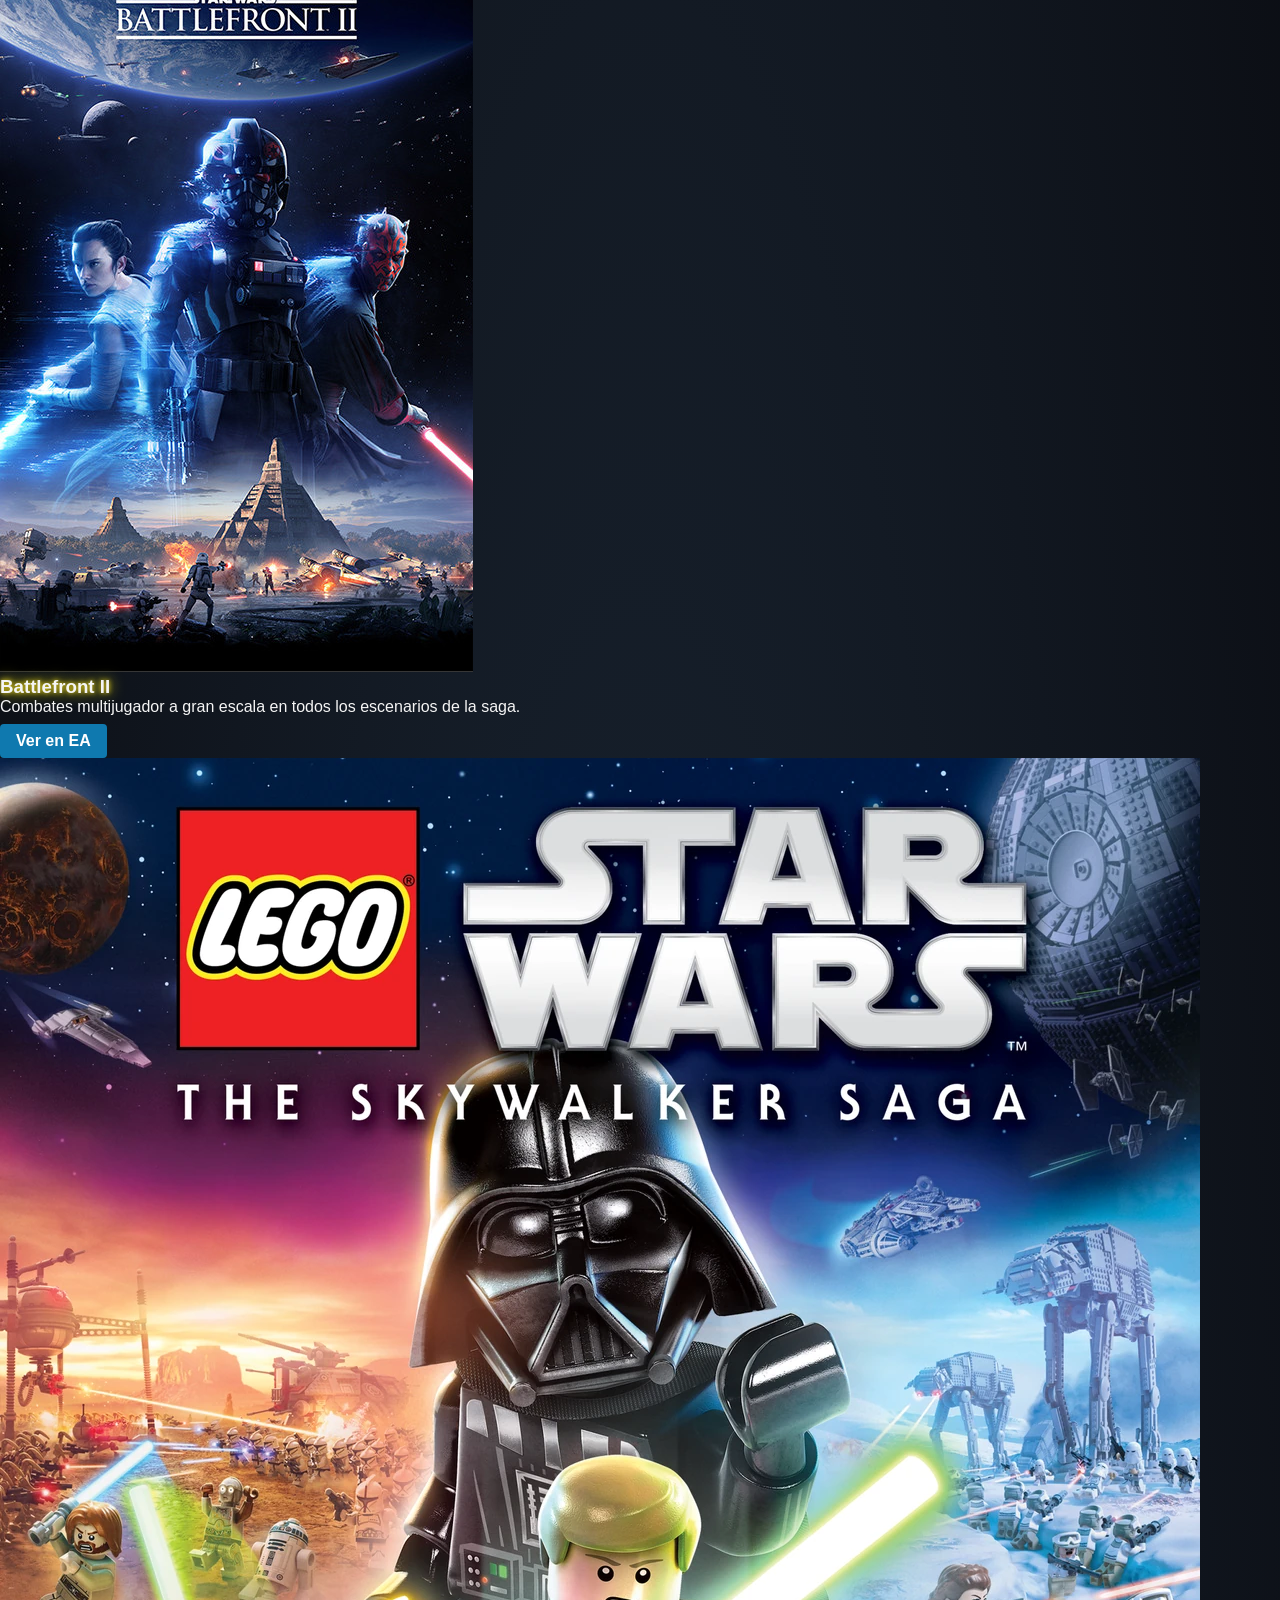
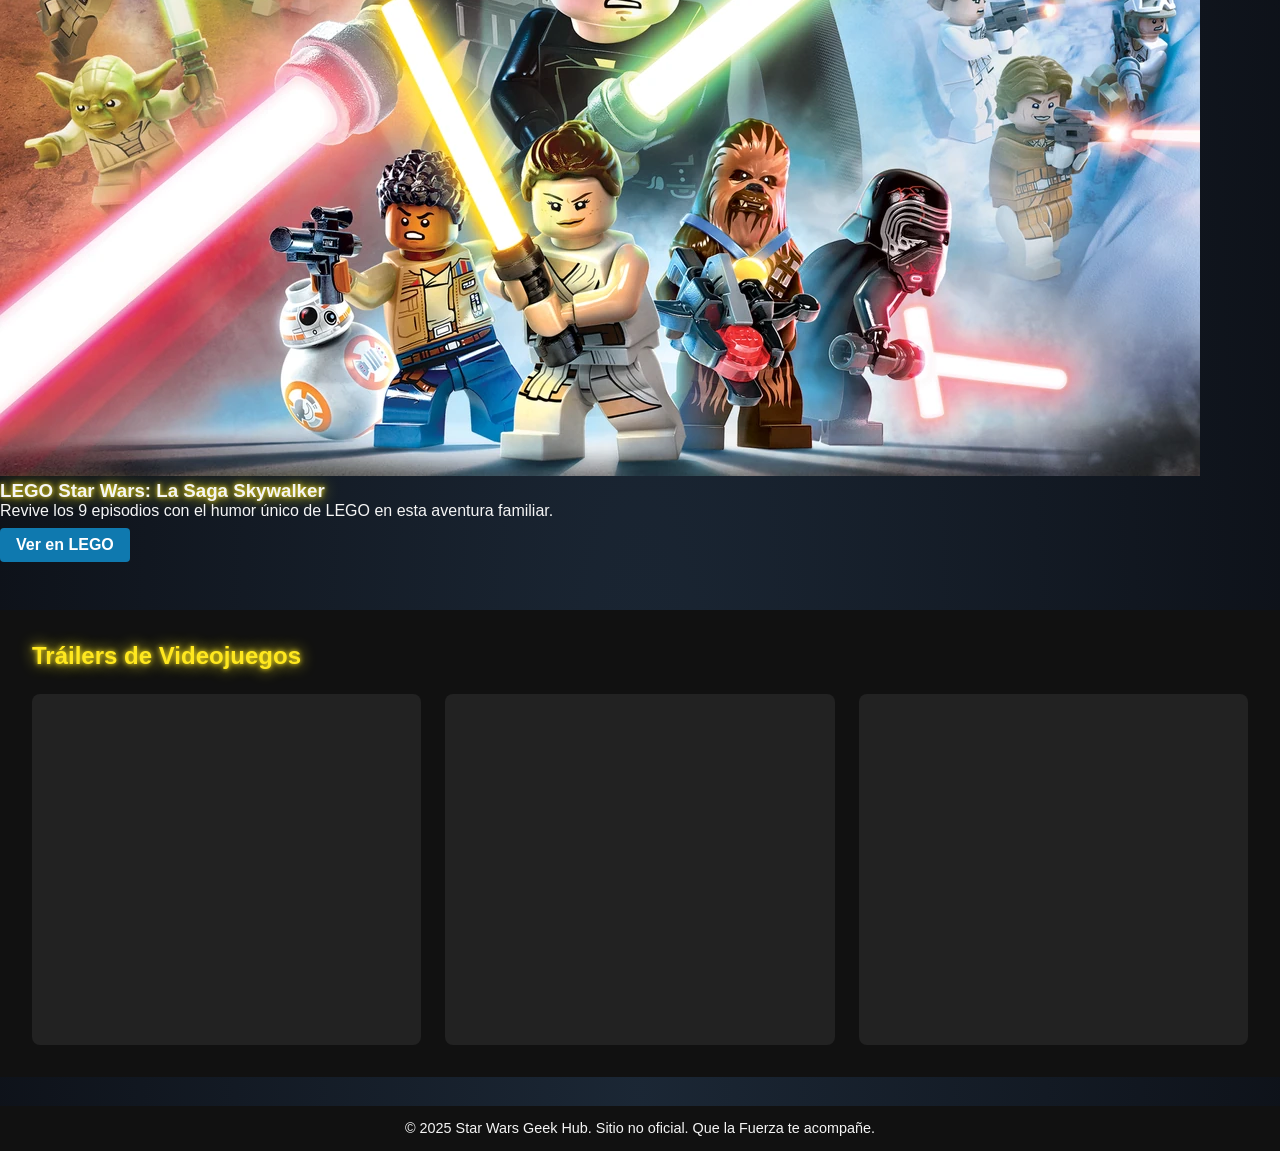
<file: videojuegos.html>
<!DOCTYPE html>
<html lang="es">
<head>

<style>
.titulo-vader {
    font-size: 48px;
    color: #ffe81f;
    text-align: center;
    text-shadow: 0 0 10px red, 0 0 20px red, 0 0 30px #ff0000;
    animation: vader-pulse 2s infinite alternate;
}

@keyframes vader-pulse {
    from {
        text-shadow: 0 0 10px red, 0 0 20px red, 0 0 30px #ff0000;
    }
    to {
        text-shadow: 0 0 20px red, 0 0 30px #ff2222, 0 0 40px #ff4444;
    }
}
</style>


<style>
/* Fondo galáctico con estrellas, naves y planetas */
body {
    background-color: #000;
    background-image: radial-gradient(ellipse at bottom, #1b2735 0%, #090a0f 100%);
    color: #fff;
    font-family: Arial, sans-serif;
    margin: 0;
    padding: 0;
    overflow-x: hidden;
}

/* Estrellas fijas */
body::before {
    content: "";
    position: fixed;
    top: 0;
    left: 0;
    width: 2px;
    height: 2px;
    background: transparent;
    box-shadow:
        20px 30px #fff,
        40px 80px #fff,
        70px 160px #fff,
        100px 200px #fff,
        200px 400px #fff,
        300px 100px #fff,
        500px 400px #fff,
        700px 150px #fff,
        900px 300px #fff,
        1100px 250px #fff;
    z-index: -2;
}

/* Naves y planetas simulados con formas */
.nave-xwing, .nave-tie, .planeta {
    position: fixed;
    opacity: 0.5;
    z-index: -1;
}
.nave-xwing {
    width: 30px;
    height: 10px;
    background-color: #ccc;
    top: 15%;
    left: 10%;
    transform: rotate(15deg);
}
.nave-tie {
    width: 20px;
    height: 20px;
    background-color: #aaa;
    border-radius: 50%;
    top: 75%;
    left: 80%;
    transform: rotate(-10deg);
}
.planeta {
    width: 120px;
    height: 120px;
    background: radial-gradient(circle, #444 0%, #222 70%, #000 100%);
    border: 2px solid #666;
    border-radius: 50%;
    top: 50%;
    left: 60%;
}

/* Botones Star Wars épicos */
nav ul li a {
    display: inline-block;
    font-family: Arial, sans-serif;
    color: #ffe81f;
    background-color: #0b0c10;
    padding: 12px 24px;
    margin: 5px;
    border: 3px solid #ffe81f;
    border-radius: 8px;
    text-decoration: none;
    font-weight: bold;
    text-shadow: 0 0 5px #ffe81f, 0 0 10px #ffe81f;
    box-shadow: 0 0 5px #ffe81f, 0 0 15px #ffe81f inset;
    transition: all 0.4s ease;
}
nav ul li a:hover {
    background-color: #ffe81f;
    color: #0b0c10;
    box-shadow: 0 0 15px #ffe81f, 0 0 30px #ffe81f;
    transform: scale(1.1);
}

/* Títulos épicos */
h1, h2, h3 {
    text-shadow: 0 0 5px #ffe81f, 0 0 15px #ffe81f;
    animation: entrada-hiperespacial 2s ease;
}

/* Animación entrada hiperespacial */
@keyframes entrada-hiperespacial {
    from {
        opacity: 0;
        transform: translateX(-100px);
    }
    to {
        opacity: 1;
        transform: translateX(0);
    }
}

/* Menú hamburguesa con sable de luz */
.menu-toggle {
    display: none;
    font-size: 30px;
    background-color: #0b0c10;
    color: #00ffea;
    padding: 10px 20px;
    border: 3px solid #00ffea;
    border-radius: 5px;
    cursor: pointer;
    text-shadow: 0 0 5px #00ffea, 0 0 10px #00ffea;
    box-shadow: 0 0 10px #00ffea, 0 0 20px #00ffea inset;
}
@media screen and (max-width: 600px) {
    .menu-toggle {
        display: block;
    }
    nav ul {
        display: none;
        flex-direction: column;
        background-color: #222;
        border: 2px solid #00ffea;
        box-shadow: 0 0 10px #00ffea inset;
    }
    nav ul.showing {
        display: flex;
    }
    nav ul li {
        margin: 10px 0;
    }
}
</style>













  <meta charset="UTF-8" />
  <meta name="viewport" content="width=device-width, initial-scale=1.0"/>
  <title>Videojuegos - Star Wars Geek Hub</title>
  <link rel="stylesheet" href="styles.css" />
</head>
<body>

<audio autoplay>
  <source src="[data-uri]" type="audio/mpeg">
</audio>




<div class="nave-xwing"></div>
<div class="nave-tie"></div>
 <header>
<div class="logo">Star Wars Geek Hub</div>
<nav class="navbar">
<ul class="nav-links">
<li><a href="index.html">Inicio</a></li>
<li><a href="personajes.html">Personajes</a></li>
<li><a href="peliculas.html">Películas</a></li>
<li><a href="series.html">Series</a></li>
<li><a href="videojuegos.html">Videojuegos</a></li>
<li><a href="coleccionables.html">Coleccionables</a></li>
<li><a href="contacto.html">Contacto</a></li>
</ul>
</nav>
</header>

  <main class="videojuegos">
    <h1>Videojuegos de Star Wars</h1>
    <div class="videojuegos-grid">
      <div class="juego">
        <img src="img/jedi_survivor.jpg" alt="Jedi: Survivor">
        <h3>Star Wars Jedi: Survivor</h3>
        <p>Continúa la historia de Cal Kestis en esta aventura épica contra el Imperio.</p>
        <a href="https://store.steampowered.com/app/1774580/STAR_WARS_Jedi_Survivor/" target="_blank" class="disney-link">Ver en Steam</a>
      </div>
      <div class="juego">
        <img src="img/battlefront2.jpg" alt="Battlefront II">
        <h3>Battlefront II</h3>
        <p>Combates multijugador a gran escala en todos los escenarios de la saga.</p>
        <a href="https://www.ea.com/games/starwars/battlefront/battlefront-2" target="_blank" class="disney-link">Ver en EA</a>
      </div>
      <div class="juego">
        <img src="img/lego_skywalker.jpg" alt="LEGO Star Wars">
        <h3>LEGO Star Wars: La Saga Skywalker</h3>
        <p>Revive los 9 episodios con el humor único de LEGO en esta aventura familiar.</p>
        <a href="https://www.lego.com/es-es/themes/star-wars/games" target="_blank" class="disney-link">Ver en LEGO</a>
      </div>
    </div>

    <section class="trailers">
      <h2>Tráilers de Videojuegos</h2>
      <div class="trailers-grid">
        <div class="trailer-item">
          <iframe width="100%" height="315" src="https://www.youtube.com/embed/VRaobDJjiec" title="Jedi Survivor Trailer" frameborder="0" allowfullscreen></iframe>
        </div>
        <div class="trailer-item">
          <iframe width="100%" height="315" src="https://www.youtube.com/embed/_q51LZ2HpbE" title="Battlefront II Trailer" frameborder="0" allowfullscreen></iframe>
        </div>
        <div class="trailer-item">
          <iframe width="100%" height="315" src="https://www.youtube.com/embed/n49TsZAwFEs" title="LEGO Star Wars Trailer" frameborder="0" allowfullscreen></iframe>
        </div>
      </div>
    </section>
  </main>

  <footer>
    <p>&copy; 2025 Star Wars Geek Hub. Sitio no oficial. Que la Fuerza te acompañe.</p>
  </footer>
</body>
</html>
</file>
<file: styles.css>
/* Reset básico */
* {
  margin: 0;
  padding: 0;
  box-sizing: border-box;
}

body {
  font-family: 'Arial', sans-serif;
  background-color: #000;
  color: #f5f5f5;
}

header {
  background-color: #111;
  padding: 1em;
  display: flex;
  justify-content: space-between;
  align-items: center;
}

.logo {
  font-size: 1.5em;
  font-weight: bold;
  color: #ffe81f;
}

.navbar ul {
  display: flex;
  gap: 1em;
  list-style: none;
}

.navbar a {
  color: #f5f5f5;
  text-decoration: none;
}

.hero {
  text-align: center;
  padding: 4em 1em;
  background-color: #111;
}

.hero h1 {
  font-size: 2.5em;
  margin-bottom: 0.5em;
}

.hero .btn {
  background-color: #ffe81f;
  padding: 0.8em 1.5em;
  color: #000;
  text-decoration: none;
  border-radius: 5px;
  margin-top: 1em;
  display: inline-block;
}

.destacados {
  padding: 2em;
  text-align: center;
}

.cards {
  display: flex;
  flex-wrap: wrap;
  justify-content: center;
  gap: 1.5em;
  margin-top: 1em;
}

.card {
  background-color: #222;
  border-radius: 8px;
  padding: 1em;
  width: 280px;
}

.card img {
  width: 100%;
  border-radius: 6px;
}

footer {
  text-align: center;
  padding: 1em;
  background-color: #111;
  font-size: 0.9em;
  margin-top: 2em;
}

/* Personajes */
.galeria {
  padding: 2em;
  text-align: center;
}

.galeria h1 {
  margin-bottom: 1.5em;
  font-size: 2em;
  color: #ffe81f;
}

.personajes-grid {
  display: grid;
  grid-template-columns: repeat(auto-fit, minmax(250px, 1fr));
  gap: 1.5em;
}

.ficha {
  background-color: #222;
  padding: 1em;
  border-radius: 8px;
  transition: transform 0.3s;
}

.ficha:hover {
  transform: scale(1.05);
}

.ficha img {
  width: 100%;
  border-radius: 6px;
}

.ficha h3 {
  margin-top: 0.8em;
  color: #ffe81f;
}

.ficha p {
  font-size: 0.9em;
  margin-top: 0.5em;
}

/* Tienda */
.tienda {
  padding: 2em;
  text-align: center;
}

.tienda h1 {
  color: #ffe81f;
  margin-bottom: 1.5em;
}

.productos-grid {
  display: grid;
  grid-template-columns: repeat(auto-fit, minmax(250px, 1fr));
  gap: 1.5em;
}

.producto {
  background-color: #222;
  padding: 1em;
  border-radius: 8px;
  transition: transform 0.3s;
}

.producto:hover {
  transform: scale(1.05);
}

.producto img {
  width: 100%;
  border-radius: 6px;
}

.producto h3 {
  margin-top: 0.8em;
  color: #ffe81f;
}

.producto p {
  font-size: 1em;
  margin: 0.5em 0;
}

.producto .btn {
  background-color: #ffe81f;
  color: #000;
  padding: 0.5em 1em;
  text-decoration: none;
  border-radius: 5px;
  font-weight: bold;
}

/* Contacto */
.contacto {
  padding: 2em;
  max-width: 600px;
  margin: 0 auto;
}

.contacto h1 {
  text-align: center;
  margin-bottom: 1em;
  color: #ffe81f;
}

.formulario-contacto {
  display: flex;
  flex-direction: column;
  gap: 1em;
}

.formulario-contacto label {
  font-weight: bold;
}

.formulario-contacto input,
.formulario-contacto textarea {
  padding: 0.7em;
  border: none;
  border-radius: 5px;
  background-color: #333;
  color: #fff;
}

.formulario-contacto input:focus,
.formulario-contacto textarea:focus {
  outline: 2px solid #ffe81f;
}

.formulario-contacto button {
  background-color: #ffe81f;
  color: #000;
  padding: 0.7em;
  border: none;
  border-radius: 5px;
  cursor: pointer;
  font-weight: bold;
}

/* Películas */
.peliculas {
  padding: 2em;
  text-align: center;
}

.peliculas h1 {
  margin-bottom: 1.5em;
  color: #ffe81f;
}

.peliculas-grid {
  display: grid;
  grid-template-columns: repeat(auto-fit, minmax(260px, 1fr));
  gap: 1.5em;
}

.pelicula {
  background-color: #222;
  padding: 1em;
  border-radius: 8px;
  transition: transform 0.3s;
}

.pelicula:hover {
  transform: scale(1.05);
}

.pelicula img {
  width: 100%;
  border-radius: 6px;
}

.pelicula h3 {
  margin-top: 0.8em;
  color: #ffe81f;
}

.pelicula p {
  font-size: 0.9em;
  margin-top: 0.5em;
}

/* Tráilers */
.trailers {
  margin-top: 3em;
  padding: 2em;
  background-color: #111;
}

.trailers h2 {
  color: #ffe81f;
  margin-bottom: 1em;
}

.trailers-grid {
  display: grid;
  grid-template-columns: repeat(auto-fit, minmax(320px, 1fr));
  gap: 1.5em;
}

.trailer-item {
  background-color: #222;
  padding: 1em;
  border-radius: 8px;
}

.disney-link {
  display: inline-block;
  margin-top: 0.5em;
  padding: 0.5em 1em;
  background-color: #0f79af;
  color: #fff;
  text-decoration: none;
  border-radius: 4px;
  font-weight: bold;
}

/* -------- Responsive Design -------- */

/* Para tablets */
@media screen and (max-width: 1024px) {
    .contenedor, .contenido {
        width: 90%;
        font-size: 18px;
    }
}

/* Para celulares */
@media screen and (max-width: 600px) {
    .contenedor, .contenido {
        width: 100%;
        font-size: 16px;
    }

    nav ul {
        flex-direction: column;
    }

    img {
        max-width: 100%;
        height: auto;
    }
}
</file>
